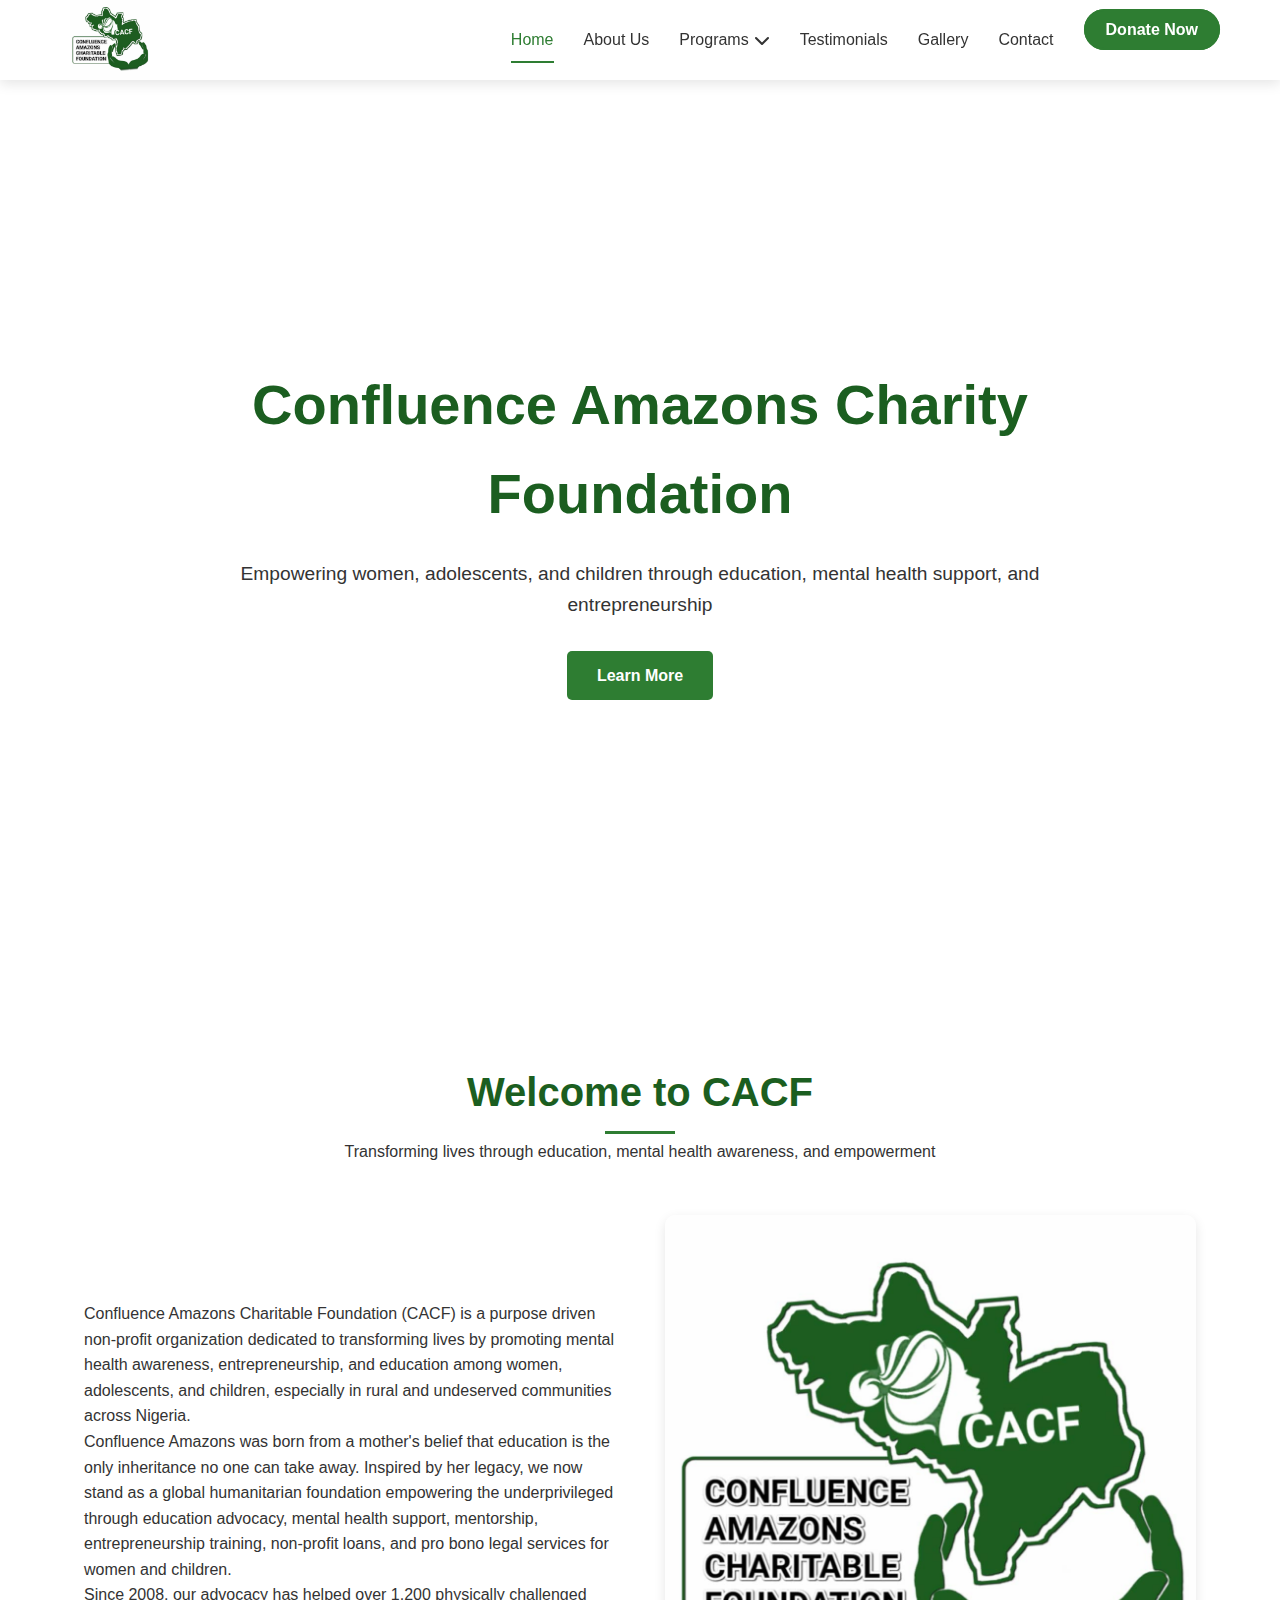
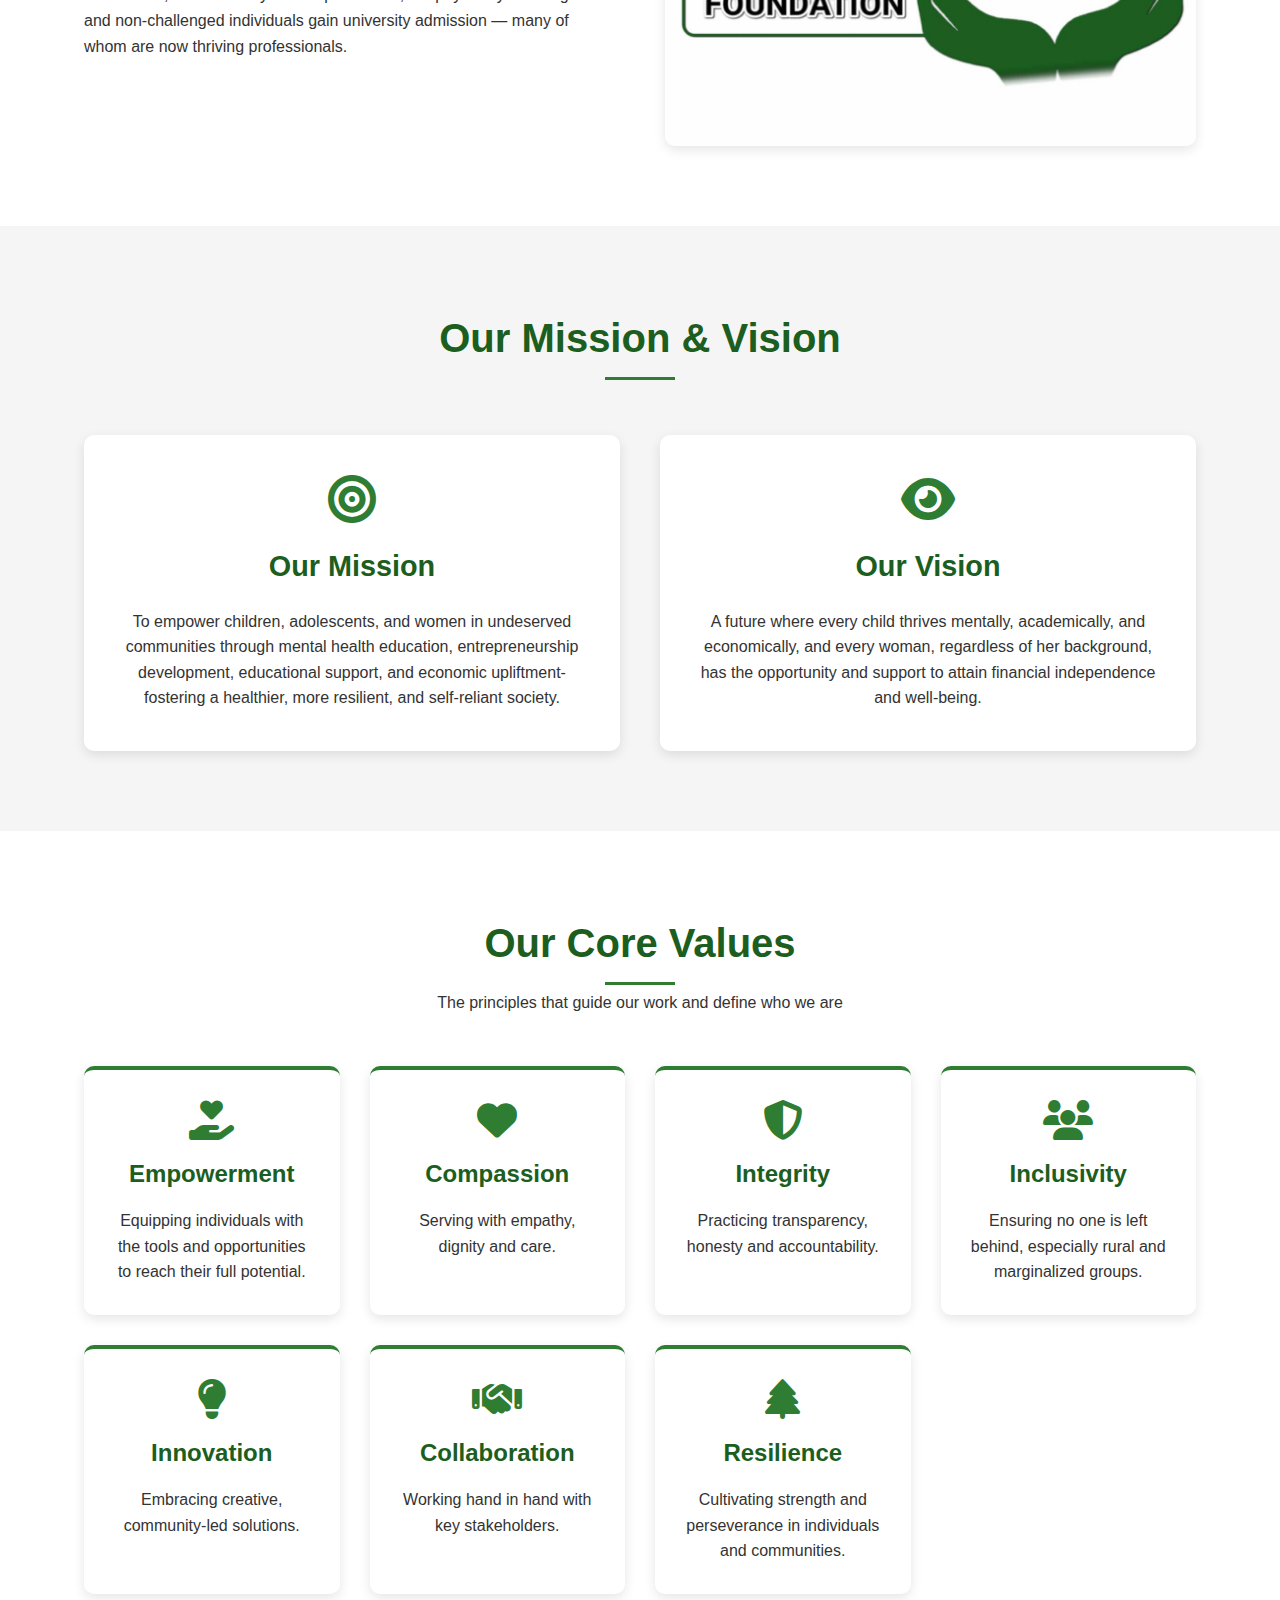
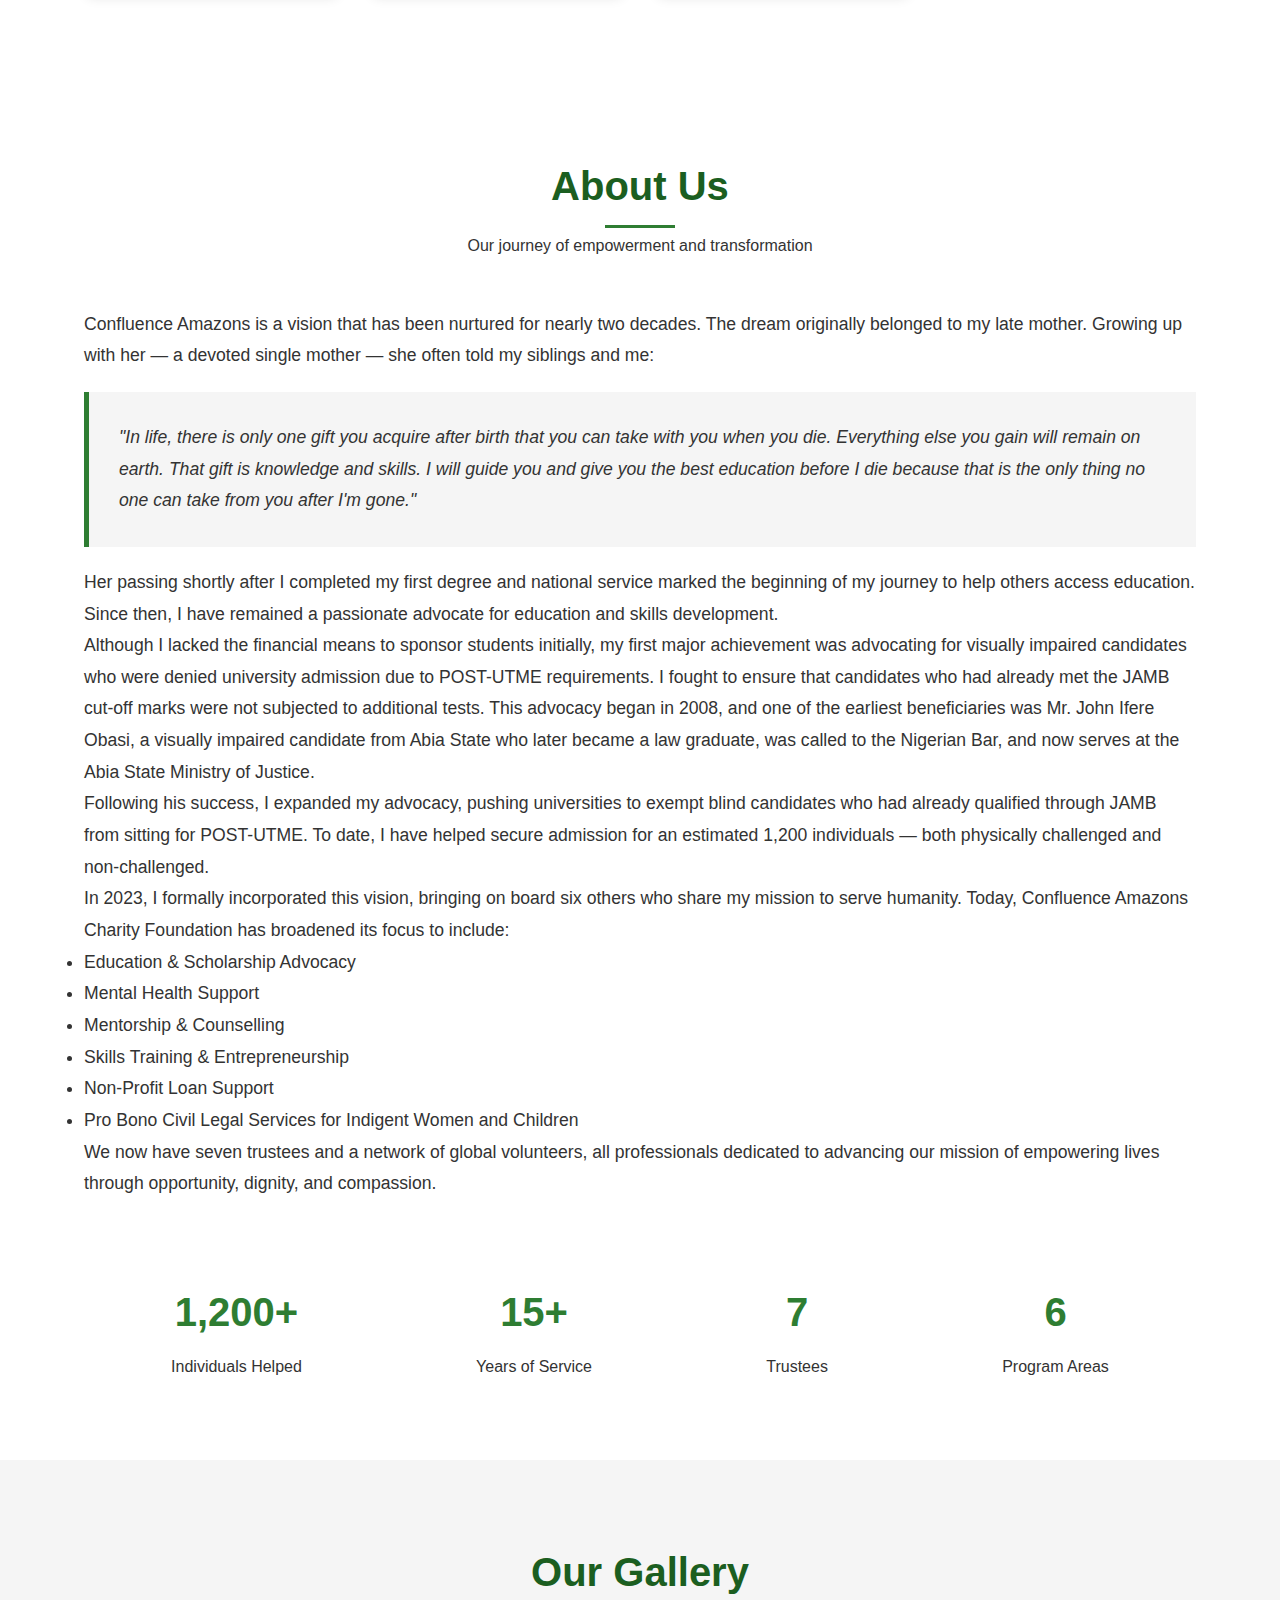
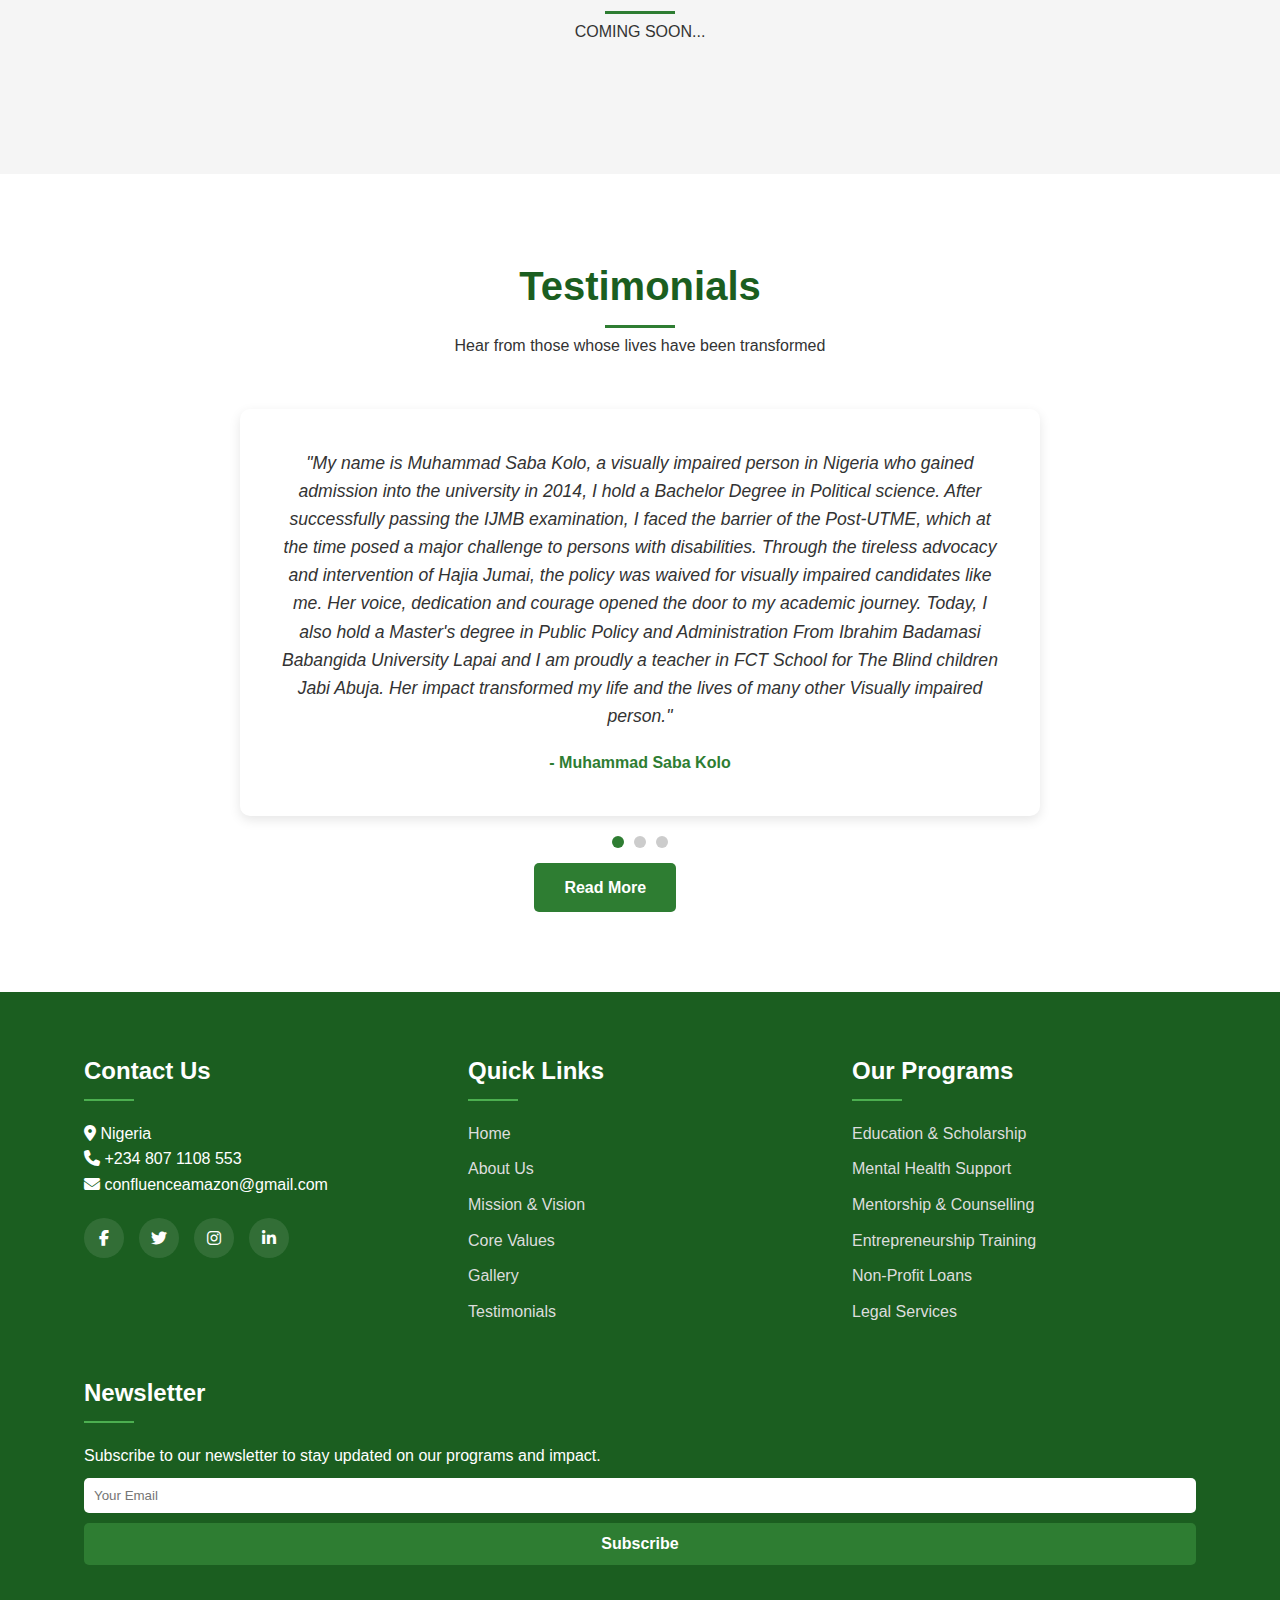
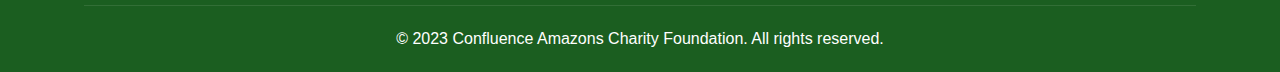
<file: index.html>
<!DOCTYPE html>
<html lang="en">
<head>
    <meta charset="UTF-8">
    <meta name="viewport" content="width=device-width, initial-scale=1.0">
    <title>Confluence Amazons Charity Foundation</title>
    <link rel="stylesheet" href="https://cdnjs.cloudflare.com/ajax/libs/font-awesome/6.4.0/css/all.min.css">
    <style>
        :root {
            --primary-green: #2e7d32;
            --light-green: #4caf50;
            --dark-green: #1b5e20;
            --white: #ffffff;
            --light-gray: #f5f5f5;
            --text-dark: #333333;
            --shadow: 0 4px 12px rgba(0, 0, 0, 0.1);
            --transition: all 0.3s ease;
        }

        * {
            margin: 0;
            padding: 0;
            box-sizing: border-box;
            font-family: 'Segoe UI', Tahoma, Geneva, Verdana, sans-serif;
        }

        html {
            scroll-behavior: smooth;
        }

        body {
            background-color: var(--white);
            color: var(--text-dark);
            line-height: 1.6;
            padding-top: 80px; /* Account for fixed navbar */
        }

        .container {
            width: 90%;
            max-width: 1200px;
            margin: 0 auto;
            padding: 0 20px;
        }

        /* Navigation Styles */
        .navbar {
            background-color: var(--white);
            box-shadow: var(--shadow);
            position: fixed;
            top: 0;
            left: 0;
            width: 100%;
            z-index: 1000;
            transition: var(--transition);
        }

        .navbar.scrolled {
            background-color: rgba(255, 255, 255, 0.95);
            backdrop-filter: blur(10px);
        }

        .nav-container {
            max-width: 1200px;
            margin: 0 auto;
            padding: 0 20px;
            display: flex;
            justify-content: space-between;
            align-items: center;
            height: 80px;
        }

        .logo {
            display: flex;
            align-items: center;
            text-decoration: none;
        }

        .logo img {
            width: 100px;
            height: 80px;
            object-fit: contain;
        }

        .nav-menu {
            display: flex;
            list-style: none;
        }

        .nav-item {
            margin-left: 30px;
            position: relative;
        }

        .nav-link {
            text-decoration: none;
            color: var(--text-dark);
            font-weight: 500;
            font-size: 1rem;
            padding: 10px 0;
            position: relative;
            transition: var(--transition);
            display: flex;
            align-items: center;
            gap: 5px;
        }

        .nav-link:hover {
            color: var(--primary-green);
        }

        .nav-link::after {
            content: '';
            position: absolute;
            bottom: 0;
            left: 0;
            width: 0;
            height: 2px;
            background-color: var(--primary-green);
            transition: var(--transition);
        }

        .nav-link:hover::after {
            width: 100%;
        }

        .nav-link.active {
            color: var(--primary-green);
        }

        .nav-link.active::after {
            width: 100%;
        }

        .dropdown {
            position: relative;
        }

        .dropdown-content {
            position: absolute;
            top: 100%;
            left: 0;
            background-color: var(--white);
            min-width: 200px;
            box-shadow: var(--shadow);
            border-radius: 5px;
            opacity: 0;
            visibility: hidden;
            transform: translateY(10px);
            transition: var(--transition);
            z-index: 1;
        }

        .dropdown:hover .dropdown-content {
            opacity: 1;
            visibility: visible;
            transform: translateY(0);
        }

        .dropdown-link {
            display: block;
            padding: 12px 20px;
            text-decoration: none;
            color: var(--text-dark);
            transition: var(--transition);
            border-bottom: 1px solid var(--light-gray);
        }

        .dropdown-link:last-child {
            border-bottom: none;
        }

        .dropdown-link:hover {
            background-color: var(--light-gray);
            color: var(--primary-green);
            padding-left: 25px;
        }

        .nav-cta {
            background-color: var(--primary-green);
            color: var(--white);
            padding: 10px 20px;
            border-radius: 30px;
            text-decoration: none;
            font-weight: 600;
            transition: var(--transition);
            border: 2px solid var(--primary-green);
        }

        .nav-cta:hover {
            background-color: transparent;
            color: var(--primary-green);
        }

        .hamburger {
            display: none;
            cursor: pointer;
            background: none;
            border: none;
            font-size: 1.5rem;
            color: var(--dark-green);
            z-index: 1001;
        }

        /* Hero Section */
        .hero {
            background-size: cover;
            background-position: center;
            height: 100vh;
            display: flex;
            align-items: center;
            text-align: center;
        }

        .hero-content {
            max-width: 800px;
            margin: 0 auto;
        }

        .hero h1 {
            font-size: 3.5rem;
            margin-bottom: 20px;
            color: var(--dark-green);
        }

        .hero p {
            font-size: 1.2rem;
            margin-bottom: 30px;
            color: var(--text-dark);
        }

        .btn {
            display: inline-block;
            padding: 12px 30px;
            background-color: var(--primary-green);
            color: var(--white);
            border: none;
            border-radius: 5px;
            font-size: 1rem;
            font-weight: 600;
            cursor: pointer;
            transition: all 0.3s;
            text-decoration: none;
        }

        .btn:hover {
            background-color: var(--dark-green);
            transform: translateY(-3px);
            box-shadow: 0 10px 20px rgba(0, 0, 0, 0.1);
        }

        /* Sections */
        section {
            padding: 80px 0;
        }

        .section-title {
            text-align: center;
            margin-bottom: 50px;
        }

        .section-title h2 {
            font-size: 2.5rem;
            color: var(--dark-green);
            margin-bottom: 15px;
            position: relative;
            display: inline-block;
        }

        .section-title h2::after {
            content: '';
            position: absolute;
            width: 70px;
            height: 3px;
            background-color: var(--primary-green);
            bottom: -10px;
            left: 50%;
            transform: translateX(-50%);
        }

        .section-title p {
            max-width: 700px;
            margin: 0 auto;
            color: var(--text-dark);
        }

        /* Introduction */
        .intro-content {
            display: flex;
            align-items: center;
            gap: 50px;
        }

        .intro-text {
            flex: 1;
        }

        .intro-image {
            flex: 1;
            border-radius: 10px;
            overflow: hidden;
            box-shadow: var(--shadow);
        }

        .intro-image img {
            width: 100%;
            height: auto;
            display: block;
            transition: transform 0.5s;
        }

        .intro-image:hover img {
            transform: scale(1.05);
        }

        /* Mission & Vision */
        .mission-vision {
            background-color: var(--light-gray);
        }

        .mv-container {
            display: flex;
            gap: 40px;
        }

        .mv-card {
            flex: 1;
            background-color: var(--white);
            padding: 40px;
            border-radius: 10px;
            box-shadow: var(--shadow);
            text-align: center;
            transition: transform 0.3s;
        }

        .mv-card:hover {
            transform: translateY(-10px);
        }

        .mv-icon {
            font-size: 3rem;
            color: var(--primary-green);
            margin-bottom: 20px;
        }

        .mv-card h3 {
            font-size: 1.8rem;
            margin-bottom: 20px;
            color: var(--dark-green);
        }

        /* Core Values */
        .values-grid {
            display: grid;
            grid-template-columns: repeat(auto-fit, minmax(250px, 1fr));
            gap: 30px;
        }

        .value-card {
            background-color: var(--white);
            padding: 30px;
            border-radius: 10px;
            box-shadow: var(--shadow);
            text-align: center;
            transition: all 0.3s;
            border-top: 4px solid var(--primary-green);
        }

        .value-card:hover {
            transform: translateY(-5px);
            box-shadow: 0 10px 25px rgba(0, 0, 0, 0.1);
        }

        .value-icon {
            font-size: 2.5rem;
            color: var(--primary-green);
            margin-bottom: 15px;
        }

        .value-card h3 {
            font-size: 1.5rem;
            margin-bottom: 15px;
            color: var(--dark-green);
        }

        /* About */
        .about-content {
            display: flex;
            flex-direction: column;
            gap: 40px;
        }

        .about-text {
            font-size: 1.1rem;
            line-height: 1.8;
        }

        .quote {
            background-color: var(--light-gray);
            padding: 30px;
            border-left: 5px solid var(--primary-green);
            font-style: italic;
            margin: 20px 0;
        }

        .stats {
            display: flex;
            justify-content: space-around;
            text-align: center;
            margin-top: 40px;
        }

        .stat-item h3 {
            font-size: 2.5rem;
            color: var(--primary-green);
            margin-bottom: 10px;
        }

        /* Gallery */
        .gallery {
            background-color: var(--light-gray);
        }

        /* Testimonials */
        .testimonials-container {
            max-width: 800px;
            margin: 0 auto;
            position: relative;
        }

        .testimonial-slide {
            background-color: var(--white);
            padding: 40px;
            border-radius: 10px;
            box-shadow: var(--shadow);
            text-align: center;
            display: none;
        }

        .testimonial-slide.active {
            display: block;
            animation: fadeIn 1s;
        }

        @keyframes fadeIn {
            from { opacity: 0; }
            to { opacity: 1; }
        }

        .testimonial-text {
            font-size: 1.1rem;
            font-style: italic;
            margin-bottom: 20px;
        }

        .testimonial-author {
            font-weight: 600;
            color: var(--primary-green);
        }

        .testimonial-nav {
            display: flex;
            justify-content: center;
            margin-top: 20px;
        }

        .testimonial-dot {
            width: 12px;
            height: 12px;
            border-radius: 50%;
            background-color: #ccc;
            margin: 0 5px;
            cursor: pointer;
            transition: background-color 0.3s;
        }

        .testimonial-dot.active {
            background-color: var(--primary-green);
        }

        /* Footer */
        footer {
            background-color: var(--dark-green);
            color: var(--white);
            padding: 60px 0 20px;
        }

        .footer-content {
            display: flex;
            justify-content: space-between;
            flex-wrap: wrap;
            gap: 40px;
            margin-bottom: 40px;
        }

        .footer-column {
            flex: 1;
            min-width: 250px;
        }

        .footer-column h3 {
            font-size: 1.5rem;
            margin-bottom: 20px;
            position: relative;
            padding-bottom: 10px;
        }

        .footer-column h3::after {
            content: '';
            position: absolute;
            width: 50px;
            height: 2px;
            background-color: var(--light-green);
            bottom: 0;
            left: 0;
        }

        .footer-links {
            list-style: none;
        }

        .footer-links li {
            margin-bottom: 10px;
        }

        .footer-links a {
            color: #ddd;
            text-decoration: none;
            transition: color 0.3s;
        }

        .footer-links a:hover {
            color: var(--white);
            padding-left: 5px;
        }

        .social-links {
            display: flex;
            gap: 15px;
            margin-top: 20px;
        }

        .social-links a {
            display: flex;
            align-items: center;
            justify-content: center;
            width: 40px;
            height: 40px;
            background-color: rgba(255, 255, 255, 0.1);
            border-radius: 50%;
            color: var(--white);
            text-decoration: none;
            transition: all 0.3s;
        }

        .social-links a:hover {
            background-color: var(--light-green);
            transform: translateY(-3px);
        }

        .footer-bottom {
            text-align: center;
            padding-top: 20px;
            border-top: 1px solid rgba(255, 255, 255, 0.1);
        }

        /* Responsive Design */
        @media (max-width: 992px) {
            .hamburger {
                display: block;
            }

            .nav-menu {
                position: fixed;
                top: 80px;
                left: -100%;
                background-color: var(--white);
                width: 100%;
                height: calc(100vh - 80px);
                flex-direction: column;
                align-items: center;
                justify-content: flex-start;
                padding-top: 50px;
                transition: var(--transition);
                box-shadow: 0 10px 20px rgba(0, 0, 0, 0.1);
                z-index: 999;
            }

            .nav-menu.active {
                left: 0;
            }

            .nav-item {
                margin: 15px 0;
            }

            .dropdown-content {
                position: static;
                opacity: 1;
                visibility: visible;
                transform: none;
                box-shadow: none;
                background-color: transparent;
                display: none;
                text-align: center;
            }

            .dropdown.active .dropdown-content {
                display: block;
            }

            .dropdown-link {
                padding: 10px 0;
                border-bottom: none;
            }

            .dropdown-link:hover {
                padding-left: 20px;
            }
            
            .intro-content, .mv-container {
                flex-direction: column;
            }
            
            .hero h1 {
                font-size: 2.8rem;
            }
        }

        @media (max-width: 576px) {
            .logo img {
                width: 80px;
                height: 60px;
            }

            .nav-cta {
                padding: 8px 16px;
                font-size: 0.9rem;
            }

            .hero {
                padding: 150px 0 80px;
            }

            .hero h1 {
                font-size: 2.2rem;
            }
            
            .stats {
                flex-direction: column;
                gap: 20px;
            }
        }
    </style>
</head>
<body>
    <!-- Header & Navigation -->
    <header>
        <nav class="navbar">
            <div class="nav-container">
                <a href="#" class="logo">
                    <img src="images/logo.jpeg" alt="Confluence Amazons Logo">
                </a>

                <button class="hamburger" id="hamburger">
                    <i class="fas fa-bars"></i>
                </button>

                <ul class="nav-menu" id="nav-menu">
                    <li class="nav-item">
                        <a href="index.html" class="nav-link active">Home</a>
                    </li>
                    <li class="nav-item">
                        <a href="about.html" class="nav-link">About Us</a>
                    </li>
                    <li class="nav-item dropdown">
                        <a href="#" class="nav-link">Programs <i class="fas fa-chevron-down"></i></a>
                        <div class="dropdown-content">
                            <a href="#" class="dropdown-link">Education Support</a>
                            <a href="#" class="dropdown-link">Entrepreneurship</a>
                            <a href="#" class="dropdown-link">Mental Health</a>
                            <a href="#" class="dropdown-link">Legal Services</a>
                        </div>
                    </li>
                    <li class="nav-item">
                        <a href="testimonials.html" class="nav-link">Testimonials</a>
                    </li>
                    <li class="nav-item">
                        <a href="#" class="nav-link">Gallery</a>
                    </li>
                    <li class="nav-item">
                        <a href="contact.html" class="nav-link">Contact</a>
                    </li>
                    <li class="nav-item">
                        <a href="#" class="nav-cta">Donate Now</a>
                    </li>
                </ul>
            </div>
        </nav>
    </header>

    <!-- Hero Section -->
    <section class="hero" id="home">
        <div class="container">
            <div class="hero-content">
                <h1>Confluence Amazons Charity Foundation</h1>
                <p>Empowering women, adolescents, and children through education, mental health support, and entrepreneurship</p>
                <a href="#about" class="btn">Learn More</a>
            </div>
        </div>
    </section>

    <!-- Introduction Section -->
    <section class="introduction">
        <div class="container">
            <div class="section-title">
                <h2>Welcome to CACF</h2>
                <p>Transforming lives through education, mental health awareness, and empowerment</p>
            </div>
            <div class="intro-content">
                <div class="intro-text">
                    <p>Confluence Amazons Charitable Foundation (CACF) is a purpose driven non-profit organization dedicated to transforming lives by promoting mental health awareness, entrepreneurship, and education among women, adolescents, and children, especially in rural and undeserved communities across Nigeria.</p>
                    <p>Confluence Amazons was born from a mother's belief that education is the only inheritance no one can take away. Inspired by her legacy, we now stand as a global humanitarian foundation empowering the underprivileged through education advocacy, mental health support, mentorship, entrepreneurship training, non-profit loans, and pro bono legal services for women and children.</p>
                    <p>Since 2008, our advocacy has helped over 1,200 physically challenged and non-challenged individuals gain university admission — many of whom are now thriving professionals.</p>
                </div>
                <div class="intro-image">
                    <img src="images/logo.jpeg" alt="CACF Empowerment">
                </div>
            </div>
        </div>
    </section>

    <!-- Mission & Vision Section -->
    <section class="mission-vision" id="mission">
        <div class="container">
            <div class="section-title">
                <h2>Our Mission & Vision</h2>
            </div>
            <div class="mv-container">
                <div class="mv-card">
                    <i class="fas fa-bullseye mv-icon"></i>
                    <h3>Our Mission</h3>
                    <p>To empower children, adolescents, and women in undeserved communities through mental health education, entrepreneurship development, educational support, and economic upliftment-fostering a healthier, more resilient, and self-reliant society.</p>
                </div>
                <div class="mv-card">
                    <i class="fas fa-eye mv-icon"></i>
                    <h3>Our Vision</h3>
                    <p>A future where every child thrives mentally, academically, and economically, and every woman, regardless of her background, has the opportunity and support to attain financial independence and well-being.</p>
                </div>
            </div>
        </div>
    </section>

    <!-- Core Values Section -->
    <section class="values" id="values">
        <div class="container">
            <div class="section-title">
                <h2>Our Core Values</h2>
                <p>The principles that guide our work and define who we are</p>
            </div>
            <div class="values-grid">
                <div class="value-card">
                    <i class="fas fa-hand-holding-heart value-icon"></i>
                    <h3>Empowerment</h3>
                    <p>Equipping individuals with the tools and opportunities to reach their full potential.</p>
                </div>
                <div class="value-card">
                    <i class="fas fa-heart value-icon"></i>
                    <h3>Compassion</h3>
                    <p>Serving with empathy, dignity and care.</p>
                </div>
                <div class="value-card">
                    <i class="fas fa-shield-alt value-icon"></i>
                    <h3>Integrity</h3>
                    <p>Practicing transparency, honesty and accountability.</p>
                </div>
                <div class="value-card">
                    <i class="fas fa-users value-icon"></i>
                    <h3>Inclusivity</h3>
                    <p>Ensuring no one is left behind, especially rural and marginalized groups.</p>
                </div>
                <div class="value-card">
                    <i class="fas fa-lightbulb value-icon"></i>
                    <h3>Innovation</h3>
                    <p>Embracing creative, community-led solutions.</p>
                </div>
                <div class="value-card">
                    <i class="fas fa-handshake value-icon"></i>
                    <h3>Collaboration</h3>
                    <p>Working hand in hand with key stakeholders.</p>
                </div>
                <div class="value-card">
                    <i class="fas fa-tree value-icon"></i>
                    <h3>Resilience</h3>
                    <p>Cultivating strength and perseverance in individuals and communities.</p>
                </div>
            </div>
        </div>
    </section>

    <!-- About Section -->
    <section class="about" id="about">
        <div class="container">
            <div class="section-title">
                <h2>About Us</h2>
                <p>Our journey of empowerment and transformation</p>
            </div>
            <div class="about-content">
                <div class="about-text">
                    <p>Confluence Amazons is a vision that has been nurtured for nearly two decades. The dream originally belonged to my late mother. Growing up with her — a devoted single mother — she often told my siblings and me:</p>
                    
                    <div class="quote">
                        "In life, there is only one gift you acquire after birth that you can take with you when you die. Everything else you gain will remain on earth. That gift is knowledge and skills. I will guide you and give you the best education before I die because that is the only thing no one can take from you after I'm gone."
                    </div>
                    
                    <p>Her passing shortly after I completed my first degree and national service marked the beginning of my journey to help others access education. Since then, I have remained a passionate advocate for education and skills development.</p>
                    
                    <p>Although I lacked the financial means to sponsor students initially, my first major achievement was advocating for visually impaired candidates who were denied university admission due to POST-UTME requirements. I fought to ensure that candidates who had already met the JAMB cut-off marks were not subjected to additional tests. This advocacy began in 2008, and one of the earliest beneficiaries was Mr. John Ifere Obasi, a visually impaired candidate from Abia State who later became a law graduate, was called to the Nigerian Bar, and now serves at the Abia State Ministry of Justice.</p>
                    
                    <p>Following his success, I expanded my advocacy, pushing universities to exempt blind candidates who had already qualified through JAMB from sitting for POST-UTME. To date, I have helped secure admission for an estimated 1,200 individuals — both physically challenged and non-challenged.</p>
                    
                    <p>In 2023, I formally incorporated this vision, bringing on board six others who share my mission to serve humanity. Today, Confluence Amazons Charity Foundation has broadened its focus to include:</p>
                    
                    <ul>
                        <li>Education & Scholarship Advocacy</li>
                        <li>Mental Health Support</li>
                        <li>Mentorship & Counselling</li>
                        <li>Skills Training & Entrepreneurship</li>
                        <li>Non-Profit Loan Support</li>
                        <li>Pro Bono Civil Legal Services for Indigent Women and Children</li>
                    </ul>
                    
                    <p>We now have seven trustees and a network of global volunteers, all professionals dedicated to advancing our mission of empowering lives through opportunity, dignity, and compassion.</p>
                </div>
                
                <div class="stats">
                    <div class="stat-item">
                        <h3>1,200+</h3>
                        <p>Individuals Helped</p>
                    </div>
                    <div class="stat-item">
                        <h3>15+</h3>
                        <p>Years of Service</p>
                    </div>
                    <div class="stat-item">
                        <h3>7</h3>
                        <p>Trustees</p>
                    </div>
                    <div class="stat-item">
                        <h3>6</h3>
                        <p>Program Areas</p>
                    </div>
                </div>
            </div>
        </div>
    </section>

    <!-- Gallery Section -->
    <section class="gallery" id="gallery">
        <div class="container">
            <div class="section-title">
                <h2>Our Gallery</h2>
                <p>COMING SOON...</p>
            </div>
        </div>
    </section>

    <!-- Testimonials Section -->
    <section class="testimonials" id="testimonials">
        <div class="container">
            <div class="section-title">
                <h2>Testimonials</h2>
                <p>Hear from those whose lives have been transformed</p>
            </div>
            <div class="testimonials-container">
                <div class="testimonial-slide active">
                    <p class="testimonial-text">"My name is Muhammad Saba Kolo, a visually impaired person in Nigeria who gained admission into the university in 2014, I hold a Bachelor Degree in Political science. After successfully passing the IJMB examination, I faced the barrier of the Post-UTME, which at the time posed a major challenge to persons with disabilities. Through the tireless advocacy and intervention of Hajia Jumai, the policy was waived for visually impaired candidates like me. Her voice, dedication and courage opened the door to my academic journey. Today, I also hold a Master's degree in Public Policy and Administration From Ibrahim Badamasi Babangida University Lapai and I am proudly a teacher in FCT School for The Blind children Jabi Abuja. Her impact transformed my life and the lives of many other Visually impaired person."</p>
                    <p class="testimonial-author">- Muhammad Saba Kolo</p>
                </div>
                <div class="testimonial-slide">
                    <p class="testimonial-text">"My name is Barrister John Ifere Obasi, a visually impaired lawyer and LLB holder currently serving with the Abia State Ministry of Justice. In 2009, after successfully passing the JAMB examination, I faced the obstacle of the Post-UTME, which posed a serious challenge for persons with visual impairment. Through the relentless advocacy of Hajia Rukayat Jumai Husseini Esq, the policy was waived for candidates like me. Her efforts led to the removal of a barrier that would have denied me access to higher education. Her intervention changed the course of my life. Today, I stand as a lawyer because she fought for inclusion and equal opportunity."</p>
                    <p class="testimonial-author">- Barr. John Ifere Obasi</p>
                </div>
                <div class="testimonial-slide">
                    <p class="testimonial-text">"My name is Mrs Oparinde Ronke, founder of Oparinde's Farm Enterprises, a growing financial services and poultry business. For the past ten years, I have been a proud beneficiary of the unwavering support of Hajia Rukayat Jumai Husseini and the Confluence Amazons Charity Foundation. Their mentorship, voluntary financing, and business advisory services have transformed my business journey and empowered me to grow from modest beginnings into a more structured and impactful enterprise. Through their innovative programmes, I have improved operations, created job opportunities, and increased customer satisfaction. Hajia Rukayat's visionary leadership and compassionate guidance have not only strengthened my business but also renewed my confidence as a woman entrepreneur. I remain profoundly grateful to the Confluence Amazons Charity Foundation for believing in small businesses and nurturing sustainable growth. Their dedication truly changed our lives and business."</p>
                    <p class="testimonial-author">- Mrs Oparinde Ronke</p>
                </div>
                <div class="testimonial-nav">
                    <span class="testimonial-dot active" data-slide="0"></span>
                    <span class="testimonial-dot" data-slide="1"></span>
                    <span class="testimonial-dot" data-slide="2"></span>
                </div>
                <div>
                    <a href="testimonials.html" class="btn" style="margin-left: 23vw; margin-top: 15px;">Read More</a>
                </div>
            </div>
        </div>
    </section>

    <!-- Footer -->
    <footer>
        <div class="container">
            <div class="footer-content">
                <div class="footer-column">
                    <h3>Contact Us</h3>
                    <p><i class="fas fa-map-marker-alt"></i> Nigeria</p>
                    <p><i class="fas fa-phone"></i> +234 807 1108 553</p>
                    <p><i class="fas fa-envelope"></i> confluenceamazon@gmail.com</p>
                    <div class="social-links">
                        <a href="#"><i class="fab fa-facebook-f"></i></a>
                        <a href="#"><i class="fab fa-twitter"></i></a>
                        <a href="#"><i class="fab fa-instagram"></i></a>
                        <a href="#"><i class="fab fa-linkedin-in"></i></a>
                    </div>
                </div>
                <div class="footer-column">
                    <h3>Quick Links</h3>
                    <ul class="footer-links">
                        <li><a href="#home">Home</a></li>
                        <li><a href="#about">About Us</a></li>
                        <li><a href="#mission">Mission & Vision</a></li>
                        <li><a href="#values">Core Values</a></li>
                        <li><a href="#gallery">Gallery</a></li>
                        <li><a href="#testimonials">Testimonials</a></li>
                    </ul>
                </div>
                <div class="footer-column">
                    <h3>Our Programs</h3>
                    <ul class="footer-links">
                        <li><a href="#">Education & Scholarship</a></li>
                        <li><a href="#">Mental Health Support</a></li>
                        <li><a href="#">Mentorship & Counselling</a></li>
                        <li><a href="#">Entrepreneurship Training</a></li>
                        <li><a href="#">Non-Profit Loans</a></li>
                        <li><a href="#">Legal Services</a></li>
                    </ul>
                </div>
                <div class="footer-column">
                    <h3>Newsletter</h3>
                    <p>Subscribe to our newsletter to stay updated on our programs and impact.</p>
                    <form>
                        <input type="email" placeholder="Your Email" style="width: 100%; padding: 10px; margin: 10px 0; border: none; border-radius: 5px;">
                        <button type="submit" class="btn" style="width: 100%;">Subscribe</button>
                    </form>
                </div>
            </div>
            <div class="footer-bottom">
                <p>&copy; 2023 Confluence Amazons Charity Foundation. All rights reserved.</p>
            </div>
        </div>
    </footer>

    <script>
        // Mobile Menu Toggle - FIXED
        const hamburger = document.getElementById('hamburger');
        const navMenu = document.getElementById('nav-menu');

        hamburger.addEventListener('click', () => {
            navMenu.classList.toggle('active');
            hamburger.innerHTML = navMenu.classList.contains('active') 
                ? '<i class="fas fa-times"></i>' 
                : '<i class="fas fa-bars"></i>';
        });

        // Close mobile menu when clicking on a link
        document.querySelectorAll('.nav-link').forEach(link => {
            link.addEventListener('click', () => {
                navMenu.classList.remove('active');
                hamburger.innerHTML = '<i class="fas fa-bars"></i>';
            });
        });

        // Dropdown functionality for mobile
        document.querySelectorAll('.dropdown > .nav-link').forEach(link => {
            link.addEventListener('click', (e) => {
                if (window.innerWidth <= 992) {
                    e.preventDefault();
                    const dropdown = link.parentElement;
                    dropdown.classList.toggle('active');
                }
            });
        });

        // Navbar scroll effect
        window.addEventListener('scroll', () => {
            const navbar = document.querySelector('.navbar');
            if (window.scrollY > 50) {
                navbar.classList.add('scrolled');
            } else {
                navbar.classList.remove('scrolled');
            }
        });

        // Testimonial Slider
        const testimonialSlides = document.querySelectorAll('.testimonial-slide');
        const testimonialDots = document.querySelectorAll('.testimonial-dot');
        
        function showTestimonialSlide(index) {
            testimonialSlides.forEach(slide => slide.classList.remove('active'));
            testimonialDots.forEach(dot => dot.classList.remove('active'));
            
            testimonialSlides[index].classList.add('active');
            testimonialDots[index].classList.add('active');
        }
        
        testimonialDots.forEach(dot => {
            dot.addEventListener('click', function() {
                const slideIndex = parseInt(this.getAttribute('data-slide'));
                showTestimonialSlide(slideIndex);
            });
        });
        
        // Auto slide testimonials
        let currentSlide = 0;
        setInterval(() => {
            currentSlide = (currentSlide + 1) % testimonialSlides.length;
            showTestimonialSlide(currentSlide);
        }, 5000);

        // Smooth scrolling for navigation links
        document.querySelectorAll('a[href^="#"]').forEach(anchor => {
            anchor.addEventListener('click', function (e) {
                e.preventDefault();
                
                const targetId = this.getAttribute('href');
                if(targetId === '#') return;
                
                const targetElement = document.querySelector(targetId);
                if(targetElement) {
                    window.scrollTo({
                        top: targetElement.offsetTop - 80,
                        behavior: 'smooth'
                    });
                }
            });
        });
    </script>
</body>
</html>
</file>
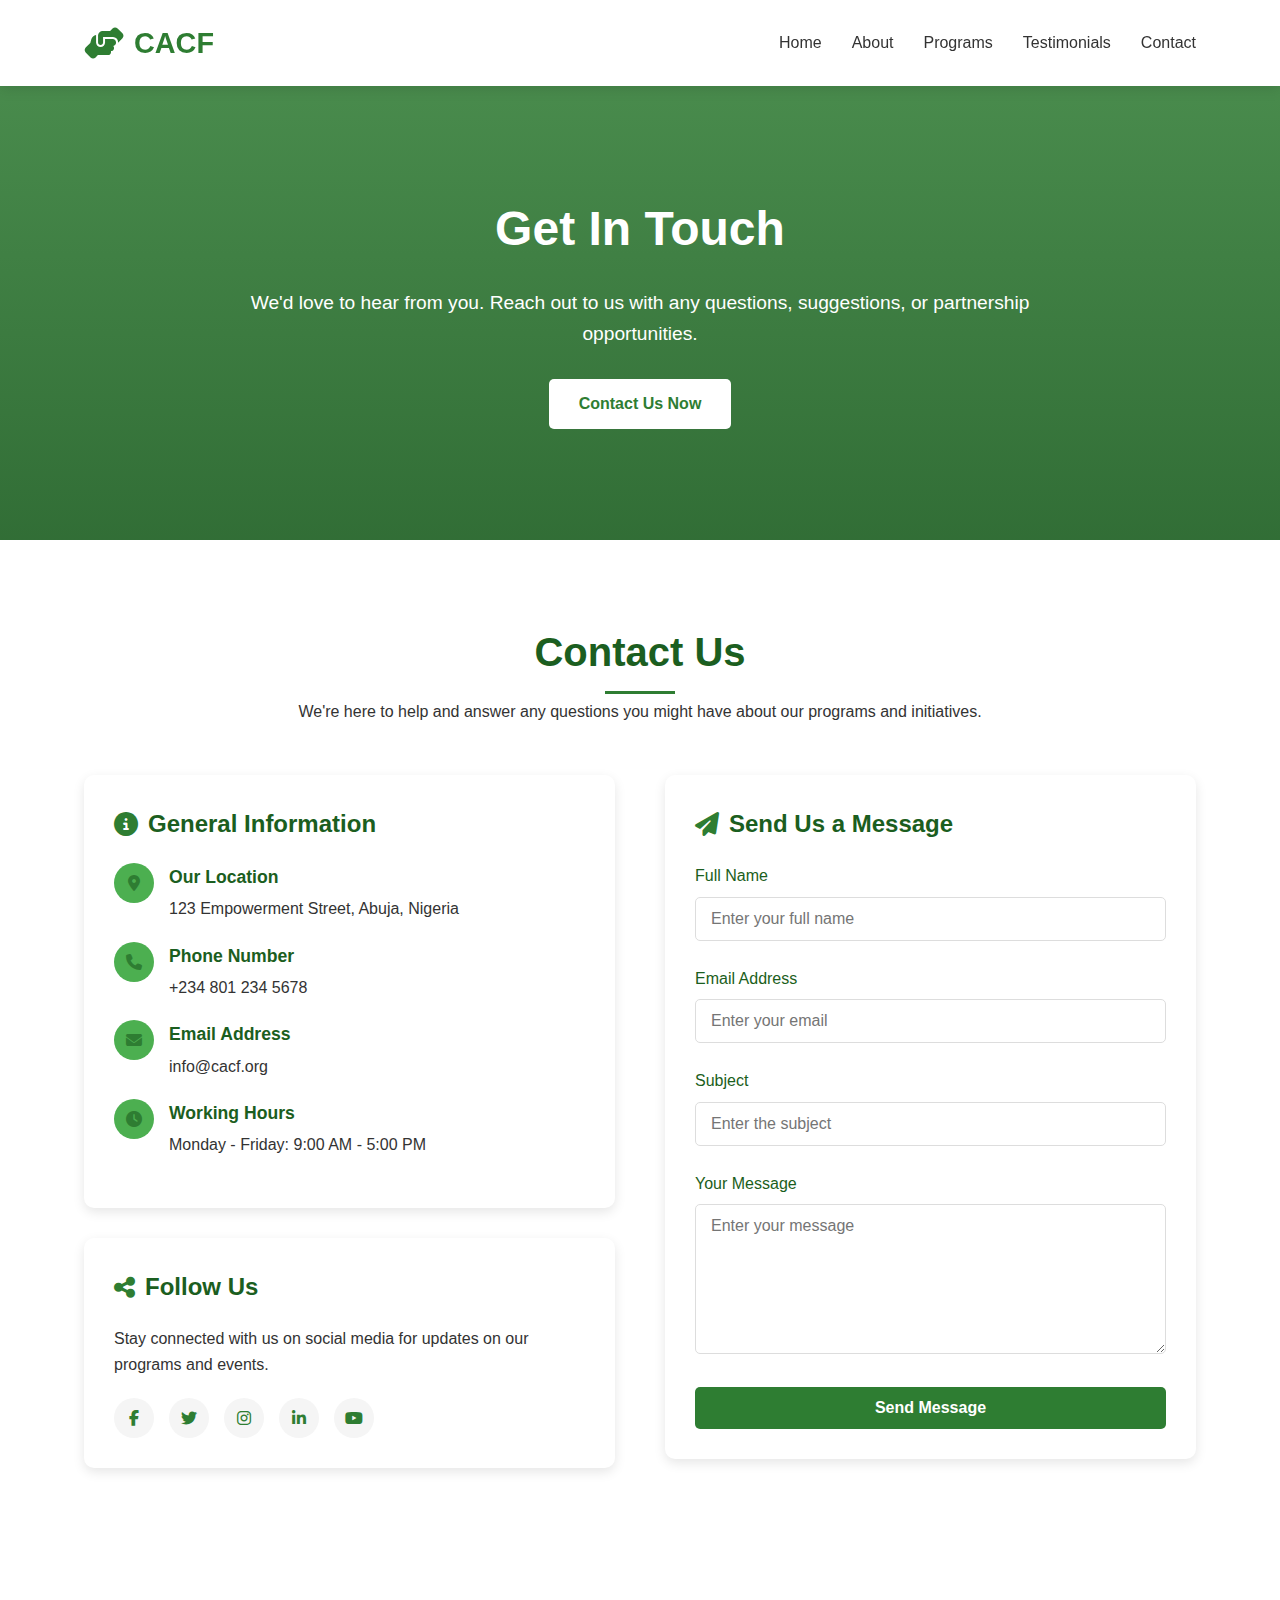
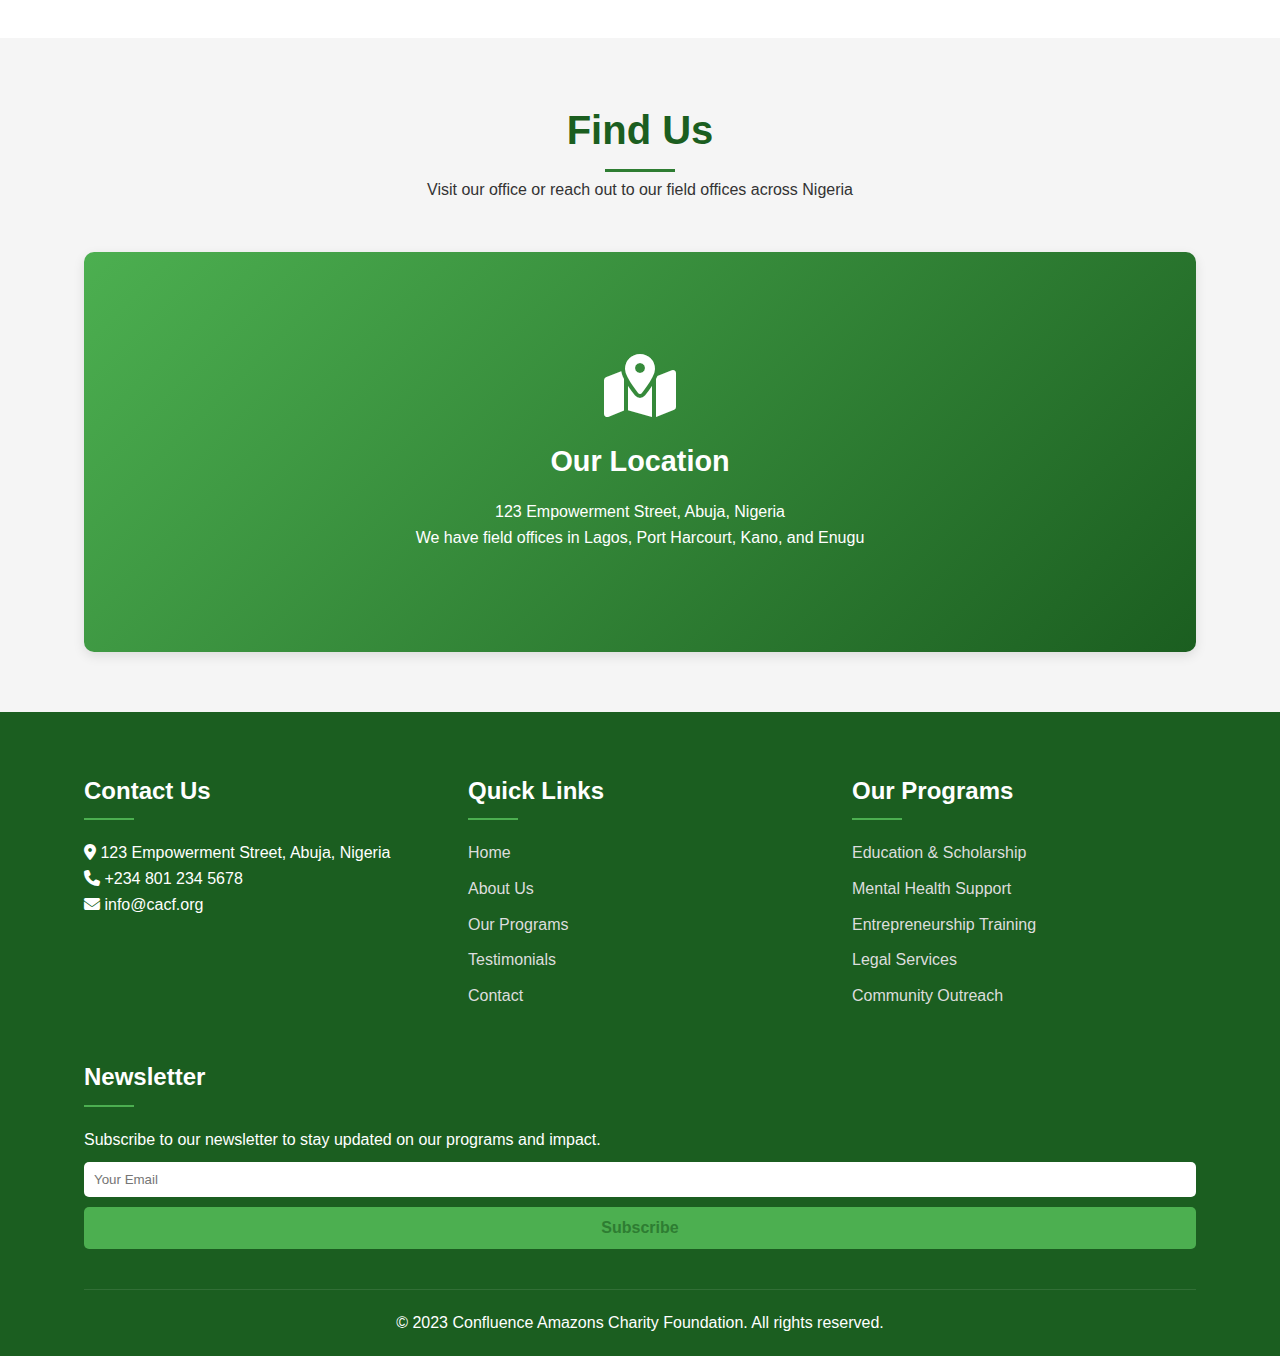
<file: contact.html>
<!DOCTYPE html>
<html lang="en">
<head>
    <meta charset="UTF-8">
    <meta name="viewport" content="width=device-width, initial-scale=1.0">
    <title>Contact Us - Confluence Amazons Charity Foundation</title>
    <link rel="stylesheet" href="https://cdnjs.cloudflare.com/ajax/libs/font-awesome/6.4.0/css/all.min.css">
    <style>
        :root {
            --primary-green: #2e7d32;
            --light-green: #4caf50;
            --dark-green: #1b5e20;
            --white: #ffffff;
            --light-gray: #f5f5f5;
            --text-dark: #333333;
            --shadow: 0 4px 12px rgba(0, 0, 0, 0.1);
        }

        * {
            margin: 0;
            padding: 0;
            box-sizing: border-box;
            font-family: 'Segoe UI', Tahoma, Geneva, Verdana, sans-serif;
        }

        html {
            scroll-behavior: smooth;
        }

        body {
            background-color: var(--white);
            color: var(--text-dark);
            line-height: 1.6;
        }

        /* Header & Navigation */
        header {
            background-color: var(--white);
            box-shadow: var(--shadow);
            position: fixed;
            width: 100%;
            top: 0;
            z-index: 1000;
        }

        .container {
            width: 90%;
            max-width: 1200px;
            margin: 0 auto;
            padding: 0 20px;
        }

        .navbar {
            display: flex;
            justify-content: space-between;
            align-items: center;
            padding: 20px 0;
        }

        .logo {
            display: flex;
            align-items: center;
        }

        .logo h1 {
            font-size: 1.8rem;
            color: var(--primary-green);
            margin-left: 10px;
        }

        .logo-icon {
            color: var(--primary-green);
            font-size: 2rem;
        }

        .nav-links {
            display: flex;
            list-style: none;
        }

        .nav-links li {
            margin-left: 30px;
        }

        .nav-links a {
            text-decoration: none;
            color: var(--text-dark);
            font-weight: 500;
            transition: color 0.3s;
            position: relative;
        }

        .nav-links a:hover {
            color: var(--primary-green);
        }

        .nav-links a::after {
            content: '';
            position: absolute;
            width: 0;
            height: 2px;
            bottom: -5px;
            left: 0;
            background-color: var(--primary-green);
            transition: width 0.3s;
        }

        .nav-links a:hover::after {
            width: 100%;
        }

        .mobile-menu {
            display: none;
            font-size: 1.5rem;
            cursor: pointer;
        }

        /* Hero Section */
        .hero {
            background: linear-gradient(rgba(46, 125, 50, 0.85), rgba(27, 94, 32, 0.9)), 
                        url('https://images.unsplash.com/photo-1559027615-cd4628902d4a?ixlib=rb-4.0.3&auto=format&fit=crop&w=1350&q=80');
            background-size: cover;
            background-position: center;
            height: 60vh;
            display: flex;
            align-items: center;
            text-align: center;
            padding-top: 80px;
            color: var(--white);
        }

        .hero-content {
            max-width: 800px;
            margin: 0 auto;
        }

        .hero h1 {
            font-size: 3rem;
            margin-bottom: 20px;
        }

        .hero p {
            font-size: 1.2rem;
            margin-bottom: 30px;
        }

        .btn {
            display: inline-block;
            padding: 12px 30px;
            background-color: var(--white);
            color: var(--primary-green);
            border: none;
            border-radius: 5px;
            font-size: 1rem;
            font-weight: 600;
            cursor: pointer;
            transition: all 0.3s;
            text-decoration: none;
        }

        .btn:hover {
            background-color: var(--light-gray);
            transform: translateY(-3px);
            box-shadow: 0 10px 20px rgba(0, 0, 0, 0.1);
        }

        /* Contact Section */
        .contact {
            padding: 80px 0;
        }

        .section-title {
            text-align: center;
            margin-bottom: 50px;
        }

        .section-title h2 {
            font-size: 2.5rem;
            color: var(--dark-green);
            margin-bottom: 15px;
            position: relative;
            display: inline-block;
        }

        .section-title h2::after {
            content: '';
            position: absolute;
            width: 70px;
            height: 3px;
            background-color: var(--primary-green);
            bottom: -10px;
            left: 50%;
            transform: translateX(-50%);
        }

        .section-title p {
            max-width: 700px;
            margin: 0 auto;
            color: var(--text-dark);
        }

        .contact-container {
            display: flex;
            gap: 50px;
            margin-bottom: 60px;
        }

        .contact-info {
            flex: 1;
        }

        .contact-form {
            flex: 1;
        }

        .info-card {
            background-color: var(--white);
            padding: 30px;
            border-radius: 10px;
            box-shadow: var(--shadow);
            margin-bottom: 30px;
            transition: transform 0.3s;
        }

        .info-card:hover {
            transform: translateY(-5px);
        }

        .info-card h3 {
            font-size: 1.5rem;
            color: var(--dark-green);
            margin-bottom: 20px;
            display: flex;
            align-items: center;
            gap: 10px;
        }

        .info-card i {
            color: var(--primary-green);
        }

        .info-item {
            display: flex;
            align-items: flex-start;
            margin-bottom: 20px;
        }

        .info-icon {
            width: 40px;
            height: 40px;
            background-color: var(--light-green);
            color: var(--white);
            border-radius: 50%;
            display: flex;
            align-items: center;
            justify-content: center;
            margin-right: 15px;
            flex-shrink: 0;
        }

        .info-text h4 {
            font-size: 1.1rem;
            margin-bottom: 5px;
            color: var(--dark-green);
        }

        .info-text p {
            color: var(--text-dark);
        }

        .social-links {
            display: flex;
            gap: 15px;
            margin-top: 20px;
        }

        .social-links a {
            display: flex;
            align-items: center;
            justify-content: center;
            width: 40px;
            height: 40px;
            background-color: var(--light-gray);
            border-radius: 50%;
            color: var(--primary-green);
            text-decoration: none;
            transition: all 0.3s;
        }

        .social-links a:hover {
            background-color: var(--primary-green);
            color: var(--white);
            transform: translateY(-3px);
        }

        /* Form Styles */
        .form-group {
            margin-bottom: 25px;
        }

        .form-group label {
            display: block;
            margin-bottom: 8px;
            font-weight: 500;
            color: var(--dark-green);
        }

        .form-control {
            width: 100%;
            padding: 12px 15px;
            border: 1px solid #ddd;
            border-radius: 5px;
            font-size: 1rem;
            transition: border-color 0.3s;
        }

        .form-control:focus {
            border-color: var(--primary-green);
            outline: none;
        }

        textarea.form-control {
            min-height: 150px;
            resize: vertical;
        }

        .submit-btn {
            background-color: var(--primary-green);
            color: var(--white);
            padding: 12px 30px;
            border: none;
            border-radius: 5px;
            font-size: 1rem;
            font-weight: 600;
            cursor: pointer;
            transition: all 0.3s;
            width: 100%;
        }

        .submit-btn:hover {
            background-color: var(--dark-green);
            transform: translateY(-3px);
            box-shadow: 0 10px 20px rgba(0, 0, 0, 0.1);
        }

        /* Map Section */
        .map-section {
            padding: 60px 0;
            background-color: var(--light-gray);
        }

        .map-container {
            border-radius: 10px;
            overflow: hidden;
            box-shadow: var(--shadow);
            height: 400px;
        }

        .map-placeholder {
            background: linear-gradient(135deg, var(--light-green), var(--dark-green));
            height: 100%;
            display: flex;
            flex-direction: column;
            align-items: center;
            justify-content: center;
            color: var(--white);
            text-align: center;
            padding: 20px;
        }

        .map-placeholder i {
            font-size: 4rem;
            margin-bottom: 20px;
        }

        .map-placeholder h3 {
            font-size: 1.8rem;
            margin-bottom: 15px;
        }

        /* Footer */
        footer {
            background-color: var(--dark-green);
            color: var(--white);
            padding: 60px 0 20px;
        }

        .footer-content {
            display: flex;
            justify-content: space-between;
            flex-wrap: wrap;
            gap: 40px;
            margin-bottom: 40px;
        }

        .footer-column {
            flex: 1;
            min-width: 250px;
        }

        .footer-column h3 {
            font-size: 1.5rem;
            margin-bottom: 20px;
            position: relative;
            padding-bottom: 10px;
        }

        .footer-column h3::after {
            content: '';
            position: absolute;
            width: 50px;
            height: 2px;
            background-color: var(--light-green);
            bottom: 0;
            left: 0;
        }

        .footer-links {
            list-style: none;
        }

        .footer-links li {
            margin-bottom: 10px;
        }

        .footer-links a {
            color: #ddd;
            text-decoration: none;
            transition: color 0.3s;
        }

        .footer-links a:hover {
            color: var(--white);
            padding-left: 5px;
        }

        .footer-bottom {
            text-align: center;
            padding-top: 20px;
            border-top: 1px solid rgba(255, 255, 255, 0.1);
        }

        /* Responsive */
        @media (max-width: 992px) {
            .contact-container {
                flex-direction: column;
            }
            
            .hero h1 {
                font-size: 2.5rem;
            }
        }

        @media (max-width: 768px) {
            .nav-links {
                display: none;
                position: absolute;
                top: 80px;
                left: 0;
                width: 100%;
                background-color: var(--white);
                flex-direction: column;
                padding: 20px;
                box-shadow: var(--shadow);
            }

            .nav-links.active {
                display: flex;
            }

            .nav-links li {
                margin: 10px 0;
            }

            .mobile-menu {
                display: block;
            }

            .hero {
                height: 50vh;
            }

            .hero h1 {
                font-size: 2.2rem;
            }

            .section-title h2 {
                font-size: 2rem;
            }
        }
    </style>
</head>
<body>
    <!-- Header & Navigation -->
    <header>
        <div class="container">
            <nav class="navbar">
                <div class="logo">
                    <i class="fas fa-hands-helping logo-icon"></i>
                    <h1>CACF</h1>
                </div>
                <ul class="nav-links">
                    <li><a href="index.html">Home</a></li>
                    <li><a href="about.html">About</a></li>
                    <li><a href="programs.html">Programs</a></li>
                    <li><a href="testimonials.html">Testimonials</a></li>
                    <li><a href="contact.html" class="active">Contact</a></li>
                </ul>
                <div class="mobile-menu">
                    <i class="fas fa-bars"></i>
                </div>
            </nav>
        </div>
    </header>

    <!-- Hero Section -->
    <section class="hero">
        <div class="container">
            <div class="hero-content">
                <h1>Get In Touch</h1>
                <p>We'd love to hear from you. Reach out to us with any questions, suggestions, or partnership opportunities.</p>
                <a href="#contact" class="btn">Contact Us Now</a>
            </div>
        </div>
    </section>

    <!-- Contact Section -->
    <section class="contact" id="contact">
        <div class="container">
            <div class="section-title">
                <h2>Contact Us</h2>
                <p>We're here to help and answer any questions you might have about our programs and initiatives.</p>
            </div>

            <div class="contact-container">
                <div class="contact-info">
                    <div class="info-card">
                        <h3><i class="fas fa-info-circle"></i> General Information</h3>
                        <div class="info-item">
                            <div class="info-icon">
                                <i class="fas fa-map-marker-alt"></i>
                            </div>
                            <div class="info-text">
                                <h4>Our Location</h4>
                                <p>123 Empowerment Street, Abuja, Nigeria</p>
                            </div>
                        </div>
                        <div class="info-item">
                            <div class="info-icon">
                                <i class="fas fa-phone"></i>
                            </div>
                            <div class="info-text">
                                <h4>Phone Number</h4>
                                <p>+234 801 234 5678</p>
                            </div>
                        </div>
                        <div class="info-item">
                            <div class="info-icon">
                                <i class="fas fa-envelope"></i>
                            </div>
                            <div class="info-text">
                                <h4>Email Address</h4>
                                <p>info@cacf.org</p>
                            </div>
                        </div>
                        <div class="info-item">
                            <div class="info-icon">
                                <i class="fas fa-clock"></i>
                            </div>
                            <div class="info-text">
                                <h4>Working Hours</h4>
                                <p>Monday - Friday: 9:00 AM - 5:00 PM</p>
                            </div>
                        </div>
                    </div>

                    <div class="info-card">
                        <h3><i class="fas fa-share-alt"></i> Follow Us</h3>
                        <p>Stay connected with us on social media for updates on our programs and events.</p>
                        <div class="social-links">
                            <a href="#"><i class="fab fa-facebook-f"></i></a>
                            <a href="#"><i class="fab fa-twitter"></i></a>
                            <a href="#"><i class="fab fa-instagram"></i></a>
                            <a href="#"><i class="fab fa-linkedin-in"></i></a>
                            <a href="#"><i class="fab fa-youtube"></i></a>
                        </div>
                    </div>
                </div>

                <div class="contact-form">
                    <div class="info-card">
                        <h3><i class="fas fa-paper-plane"></i> Send Us a Message</h3>
                        <form id="contactForm">
                            <div class="form-group">
                                <label for="name">Full Name</label>
                                <input type="text" id="name" class="form-control" placeholder="Enter your full name" required>
                            </div>
                            <div class="form-group">
                                <label for="email">Email Address</label>
                                <input type="email" id="email" class="form-control" placeholder="Enter your email" required>
                            </div>
                            <div class="form-group">
                                <label for="subject">Subject</label>
                                <input type="text" id="subject" class="form-control" placeholder="Enter the subject" required>
                            </div>
                            <div class="form-group">
                                <label for="message">Your Message</label>
                                <textarea id="message" class="form-control" placeholder="Enter your message" required></textarea>
                            </div>
                            <button type="submit" class="submit-btn">Send Message</button>
                        </form>
                    </div>
                </div>
            </div>
        </div>
    </section>

    <!-- Map Section -->
    <section class="map-section">
        <div class="container">
            <div class="section-title">
                <h2>Find Us</h2>
                <p>Visit our office or reach out to our field offices across Nigeria</p>
            </div>
            <div class="map-container">
                <div class="map-placeholder">
                    <i class="fas fa-map-marked-alt"></i>
                    <h3>Our Location</h3>
                    <p>123 Empowerment Street, Abuja, Nigeria</p>
                    <p>We have field offices in Lagos, Port Harcourt, Kano, and Enugu</p>
                </div>
            </div>
        </div>
    </section>

    <!-- Footer -->
    <footer>
        <div class="container">
            <div class="footer-content">
                <div class="footer-column">
                    <h3>Contact Us</h3>
                    <p><i class="fas fa-map-marker-alt"></i> 123 Empowerment Street, Abuja, Nigeria</p>
                    <p><i class="fas fa-phone"></i> +234 801 234 5678</p>
                    <p><i class="fas fa-envelope"></i> info@cacf.org</p>
                </div>
                <div class="footer-column">
                    <h3>Quick Links</h3>
                    <ul class="footer-links">
                        <li><a href="index.html">Home</a></li>
                        <li><a href="about.html">About Us</a></li>
                        <li><a href="programs.html">Our Programs</a></li>
                        <li><a href="testimonials.html">Testimonials</a></li>
                        <li><a href="contact.html">Contact</a></li>
                    </ul>
                </div>
                <div class="footer-column">
                    <h3>Our Programs</h3>
                    <ul class="footer-links">
                        <li><a href="#">Education & Scholarship</a></li>
                        <li><a href="#">Mental Health Support</a></li>
                        <li><a href="#">Entrepreneurship Training</a></li>
                        <li><a href="#">Legal Services</a></li>
                        <li><a href="#">Community Outreach</a></li>
                    </ul>
                </div>
                <div class="footer-column">
                    <h3>Newsletter</h3>
                    <p>Subscribe to our newsletter to stay updated on our programs and impact.</p>
                    <form>
                        <input type="email" placeholder="Your Email" style="width: 100%; padding: 10px; margin: 10px 0; border: none; border-radius: 5px;">
                        <button type="submit" class="btn" style="width: 100%; background-color: var(--light-green);">Subscribe</button>
                    </form>
                </div>
            </div>
            <div class="footer-bottom">
                <p>&copy; 2023 Confluence Amazons Charity Foundation. All rights reserved.</p>
            </div>
        </div>
    </footer>

    <script>
        // Mobile Menu Toggle
        document.querySelector('.mobile-menu').addEventListener('click', function() {
            document.querySelector('.nav-links').classList.toggle('active');
        });

        // Contact Form Submission
        document.getElementById('contactForm').addEventListener('submit', function(e) {
            e.preventDefault();
            
            // Get form values
            const name = document.getElementById('name').value;
            const email = document.getElementById('email').value;
            const subject = document.getElementById('subject').value;
            const message = document.getElementById('message').value;
            
            // In a real application, you would send this data to a server
            // For this example, we'll just show an alert
            alert(`Thank you, ${name}! Your message has been sent successfully. We will get back to you at ${email} as soon as possible.`);
            
            // Reset the form
            document.getElementById('contactForm').reset();
        });

        // Smooth scrolling for navigation links
        document.querySelectorAll('a[href^="#"]').forEach(anchor => {
            anchor.addEventListener('click', function (e) {
                e.preventDefault();
                
                const targetId = this.getAttribute('href');
                if(targetId === '#') return;
                
                const targetElement = document.querySelector(targetId);
                if(targetElement) {
                    window.scrollTo({
                        top: targetElement.offsetTop - 80,
                        behavior: 'smooth'
                    });
                    
                    // Close mobile menu if open
                    document.querySelector('.nav-links').classList.remove('active');
                }
            });
        });
    </script>
</body>
</html>
</file>
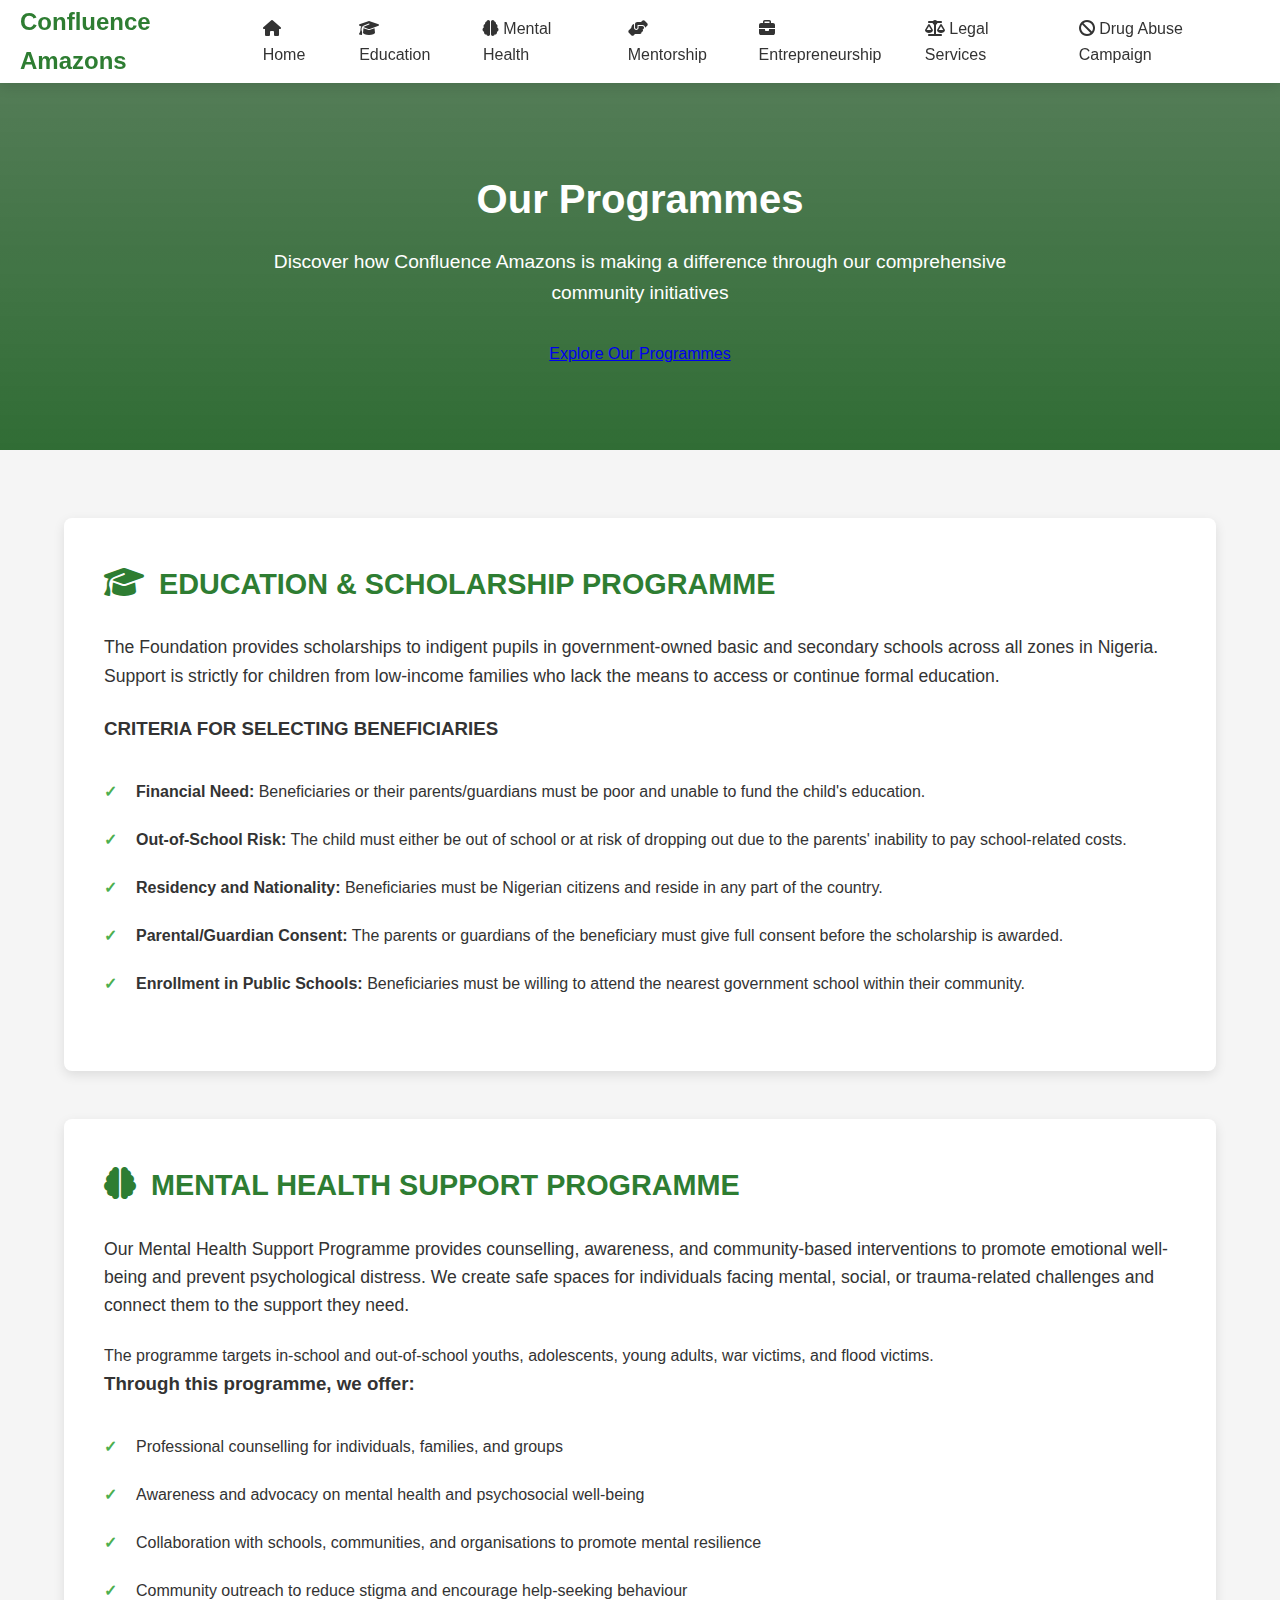
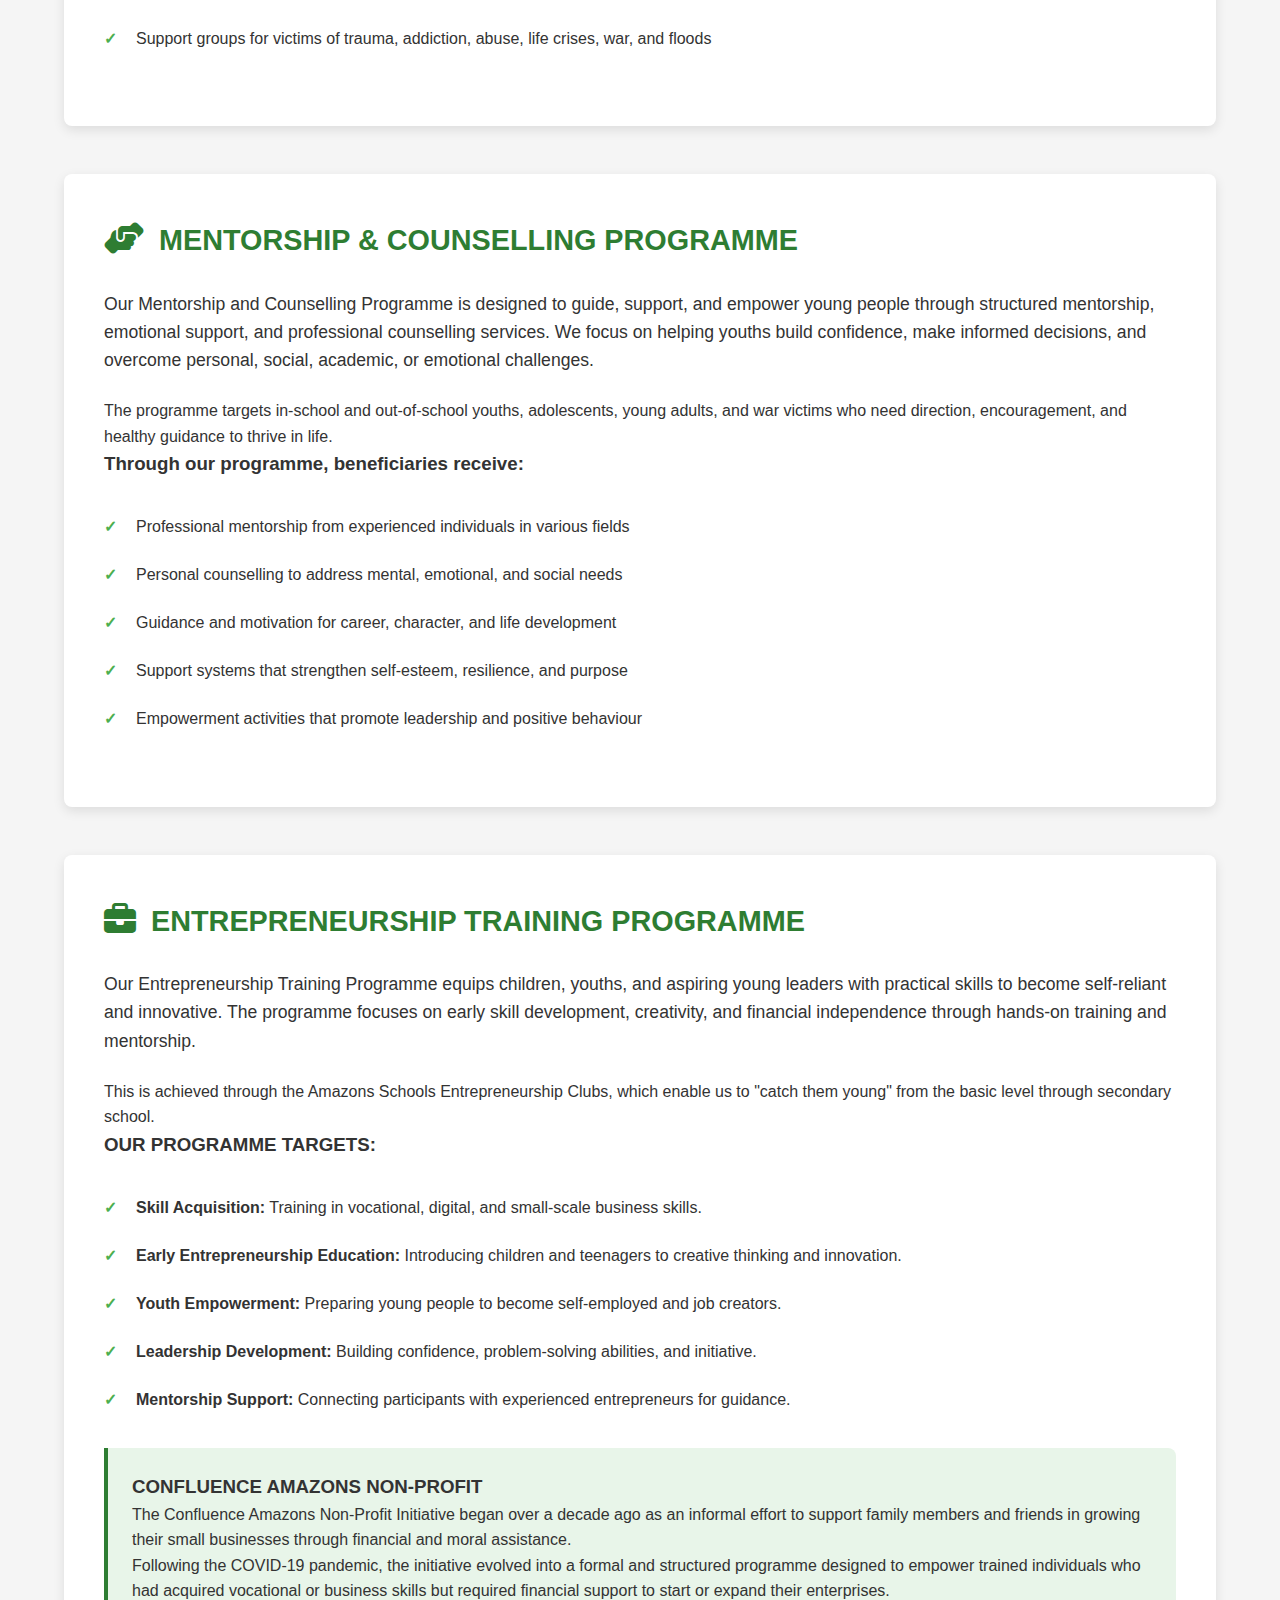
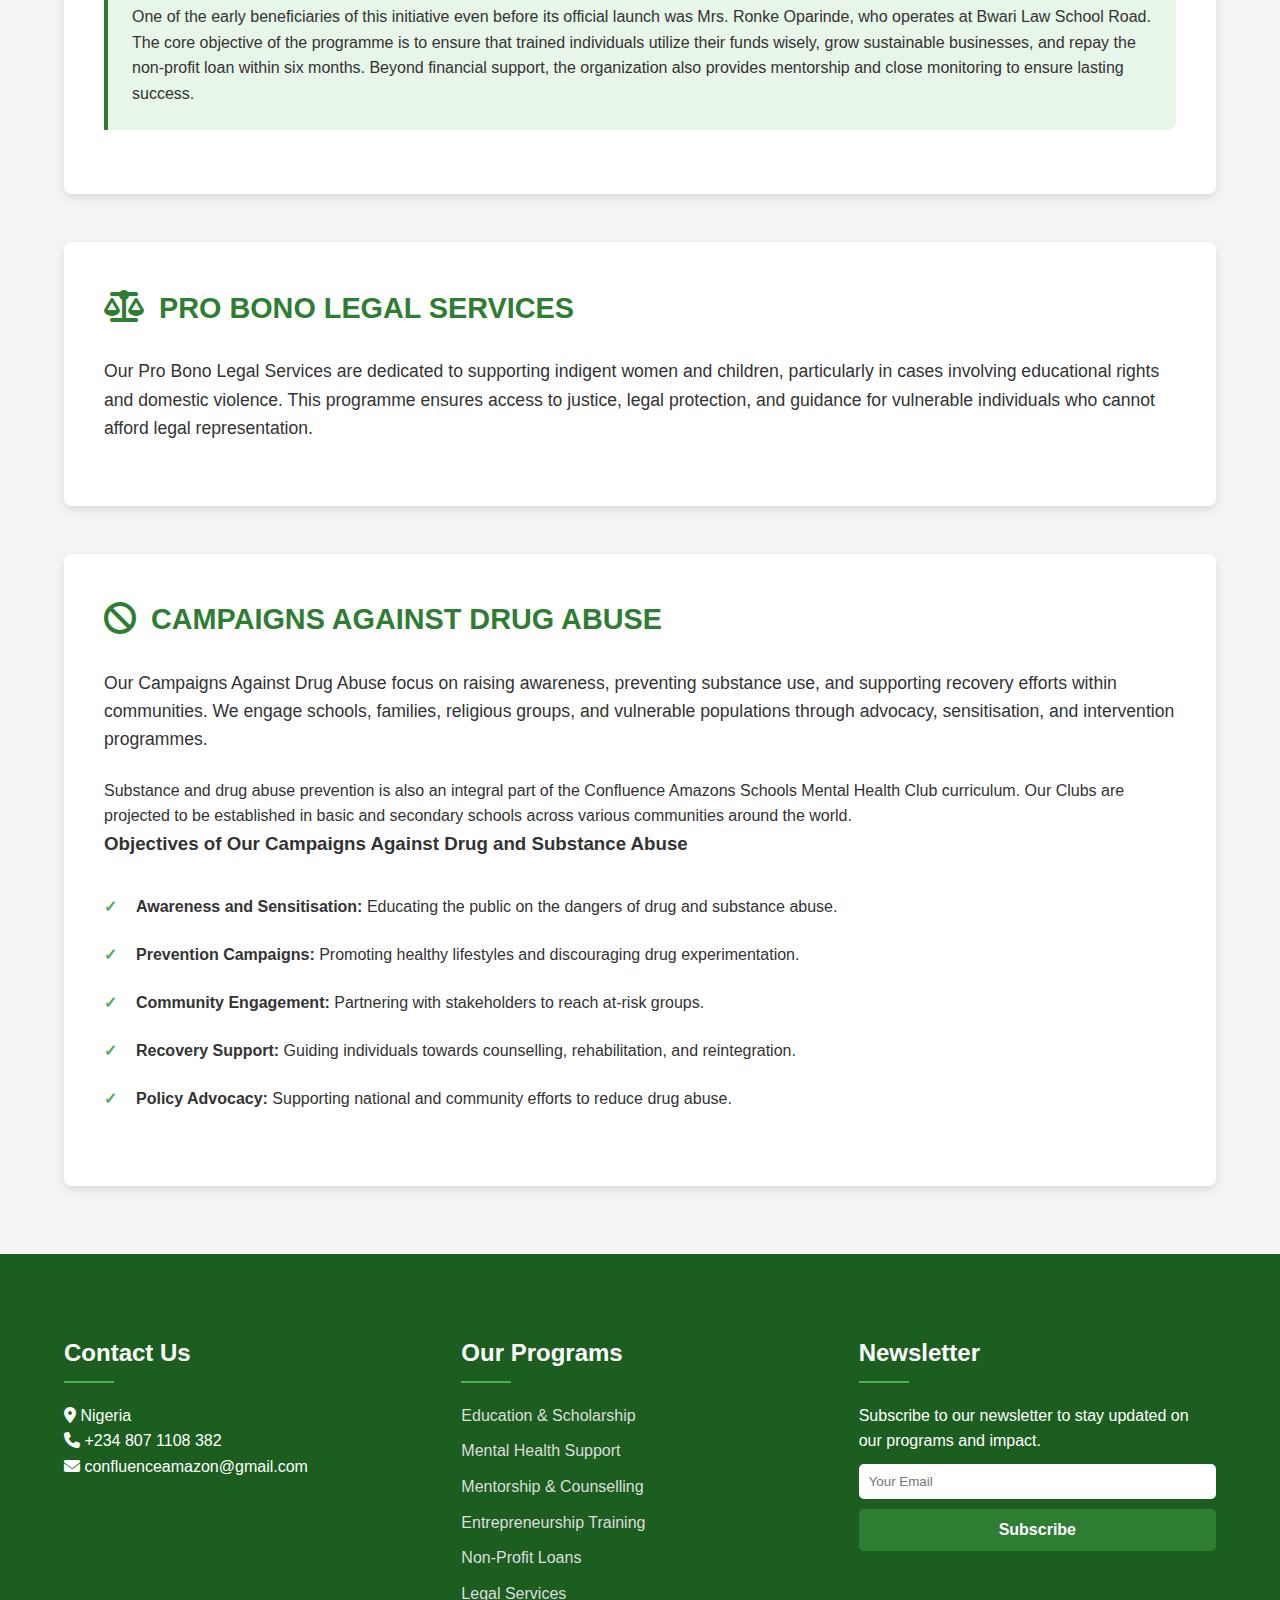
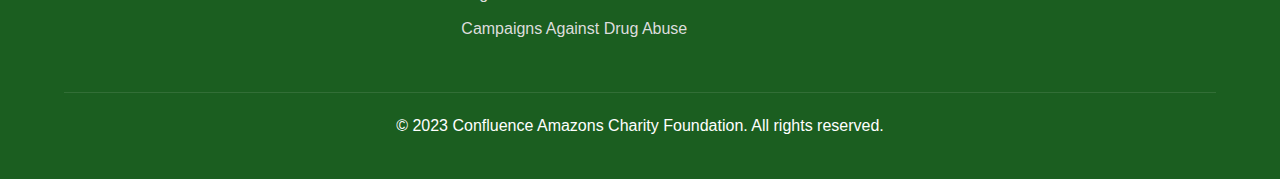
<file: program.html>
<!DOCTYPE html>
<html lang="en">
<head>
    <meta charset="UTF-8">
    <meta name="viewport" content="width=device-width, initial-scale=1.0">
    <title>Our Programmes - Confluence Amazons</title>
    <link rel="stylesheet" href="https://cdnjs.cloudflare.com/ajax/libs/font-awesome/6.4.0/css/all.min.css">
    <style>
        :root {
            --primary-green: #2e7d32;
            --light-green: #4caf50;
            --dark-green: #1b5e20;
            --white: #ffffff;
            --light-gray: #f5f5f5;
            --text-dark: #333333;
            --shadow: 0 4px 12px rgba(0, 0, 0, 0.1);
            --transition: all 0.3s ease;
        }

        * {
            margin: 0;
            padding: 0;
            box-sizing: border-box;
            font-family: 'Segoe UI', Tahoma, Geneva, Verdana, sans-serif;
        }

        html {
            scroll-behavior: smooth;
        }

        body {
            background-color: var(--light-gray);
            color: var(--text-dark);
            line-height: 1.6;
        }

        .container {
            width: 90%;
            max-width: 1200px;
            margin: 0 auto;
            padding: 20px 0;
        }

        /* Header Styles */
        header {
            background: linear-gradient(135deg, var(--dark-green), var(--primary-green));
            color: var(--white);
            padding: 2rem 0;
            text-align: center;
            box-shadow: var(--shadow);
        }

        .logo-container {
            display: flex;
            align-items: center;
            justify-content: center;
            margin-bottom: 1rem;
        }

        .logo {
            font-size: 2.5rem;
            margin-right: 15px;
        }

        .org-name {
            font-size: 2rem;
            font-weight: 700;
            letter-spacing: 1px;
        }

        .tagline {
            font-size: 1.2rem;
            font-weight: 300;
            max-width: 800px;
            margin: 0 auto;
        }

        /* Navigation */
        nav {
            background-color: var(--white);
            box-shadow: var(--shadow);
            position: sticky;
            top: 0;
            z-index: 100;
        }

        .nav-container {
            display: flex;
            justify-content: space-between;
            align-items: center;
            padding: 0 20px;
        }

        .logo-small {
            font-size: 1.5rem;
            font-weight: 700;
            color: var(--primary-green);
        }

        .nav-links {
            display: flex;
            list-style: none;
        }

        .nav-links li {
            padding: 1rem 1.2rem;
        }

        .nav-links a {
            text-decoration: none;
            color: var(--text-dark);
            font-weight: 500;
            transition: var(--transition);
            position: relative;
        }

        .nav-links a:hover {
            color: var(--primary-green);
        }

        .nav-links a::after {
            content: '';
            position: absolute;
            width: 0;
            height: 2px;
            bottom: -5px;
            left: 0;
            background-color: var(--primary-green);
            transition: var(--transition);
        }

        .nav-links a:hover::after {
            width: 100%;
        }

        .hamburger {
            display: none;
            cursor: pointer;
            font-size: 1.5rem;
            color: var(--primary-green);
        }

        /* Hero Section */
        .hero {
            background: linear-gradient(rgba(43, 94, 47, 0.8), rgba(27, 94, 32, 0.9)), url('https://images.unsplash.com/photo-1523240795612-9a054b0db644?ixlib=rb-1.2.1&auto=format&fit=crop&w=1350&q=80');
            background-size: cover;
            background-position: center;
            color: var(--white);
            padding: 4rem 0;
            text-align: center;
            margin-bottom: 3rem;
        }

        .hero h1 {
            font-size: 2.5rem;
            margin-bottom: 1rem;
        }

        .hero p {
            font-size: 1.2rem;
            max-width: 800px;
            margin: 0 auto 2rem;
        }

        /* Section Styles */
        .section-title {
            text-align: center;
            margin-bottom: 3rem;
            color: var(--primary-green);
            position: relative;
            padding-bottom: 15px;
        }

        .section-title::after {
            content: '';
            position: absolute;
            width: 80px;
            height: 3px;
            background-color: var(--light-green);
            bottom: 0;
            left: 50%;
            transform: translateX(-50%);
        }

        .program-section {
            background-color: var(--white);
            border-radius: 8px;
            box-shadow: var(--shadow);
            padding: 2.5rem;
            margin-bottom: 3rem;
            transition: var(--transition);
            position: relative;
            scroll-margin-top: 80px;
        }

        .program-section:hover {
            transform: translateY(-5px);
            box-shadow: 0 8px 25px rgba(0, 0, 0, 0.1);
        }

        .program-header {
            display: flex;
            align-items: center;
            margin-bottom: 1.5rem;
        }

        .program-icon {
            font-size: 2rem;
            color: var(--primary-green);
            margin-right: 15px;
        }

        .program-title {
            font-size: 1.8rem;
            color: var(--primary-green);
        }

        .program-description {
            margin-bottom: 1.5rem;
            color: var(--text-dark);
            font-size: 1.1rem;
        }

        .criteria-list, .objectives-list {
            list-style-type: none;
            margin: 1.5rem 0;
        }

        .criteria-list li, .objectives-list li {
            padding: 0.7rem 0;
            padding-left: 2rem;
            position: relative;
        }

        .criteria-list li::before, .objectives-list li::before {
            content: '✓';
            position: absolute;
            left: 0;
            color: var(--light-green);
            font-weight: bold;
        }

        .highlight-box {
            background-color: #e8f5e9;
            border-left: 4px solid var(--primary-green);
            padding: 1.5rem;
            margin: 1.5rem 0;
            border-radius: 0 8px 8px 0;
        }
.btn {
            display: inline-block;
            padding: 12px 30px;
            background-color: var(--primary-green);
            color: var(--white);
            border: none;
            border-radius: 5px;
            font-size: 1rem;
            font-weight: 600;
            cursor: pointer;
            transition: all 0.3s;
            text-decoration: none;
        }

        .btn:hover {
            background-color: var(--dark-green);
            transform: translateY(-3px);
            box-shadow: 0 10px 20px rgba(0, 0, 0, 0.1);
        }

        /* About Section */
        .about-section {
            background: linear-gradient(135deg, var(--primary-green), var(--dark-green));
            color: var(--white);
            padding: 3rem;
            border-radius: 8px;
            margin-bottom: 3rem;
        }

        .about-section h2 {
            text-align: center;
            margin-bottom: 2rem;
        }

         /* Footer */
        footer {
            background-color: var(--dark-green);
            color: var(--white);
            padding: 60px 0 20px;
        }

        .footer-content {
            display: flex;
            justify-content: space-between;
            flex-wrap: wrap;
            gap: 40px;
            margin-bottom: 40px;
        }

        .footer-column {
            flex: 1;
            min-width: 250px;
        }

        .footer-column h3 {
            font-size: 1.5rem;
            margin-bottom: 20px;
            position: relative;
            padding-bottom: 10px;
        }

        .footer-column h3::after {
            content: '';
            position: absolute;
            width: 50px;
            height: 2px;
            background-color: var(--light-green);
            bottom: 0;
            left: 0;
        }

        .footer-links {
            list-style: none;
        }

        .footer-links li {
            margin-bottom: 10px;
        }

        .footer-links a {
            color: #ddd;
            text-decoration: none;
            transition: color 0.3s;
        }

        .footer-links a:hover {
            color: var(--white);
            padding-left: 5px;
        }

        .footer-bottom {
            text-align: center;
            padding-top: 20px;
            border-top: 1px solid rgba(255, 255, 255, 0.1);
        }

        .copyright {
            text-align: center;
            padding-top: 1.5rem;
            border-top: 1px solid rgba(255, 255, 255, 0.1);
            font-size: 0.9rem;
            color: #aaa;
        }

        /* Back to Top Button */
        .back-to-top {
            position: fixed;
            bottom: 30px;
            right: 30px;
            background-color: var(--primary-green);
            color: var(--white);
            width: 50px;
            height: 50px;
            border-radius: 50%;
            display: flex;
            justify-content: center;
            align-items: center;
            font-size: 1.2rem;
            box-shadow: var(--shadow);
            cursor: pointer;
            transition: var(--transition);
            opacity: 0;
            visibility: hidden;
            z-index: 99;
        }

        .back-to-top.active {
            opacity: 1;
            visibility: visible;
        }

        .back-to-top:hover {
            background-color: var(--dark-green);
            transform: translateY(-3px);
        }

        /* Responsive Design */
        @media (max-width: 992px) {
            .nav-links {
                display: none;
                flex-direction: column;
                position: absolute;
                top: 100%;
                left: 0;
                width: 100%;
                background-color: var(--white);
                box-shadow: var(--shadow);
                z-index: 99;
            }

            .nav-links.active {
                display: flex;
            }

            .nav-links li {
                padding: 1rem 2rem;
                border-bottom: 1px solid #eee;
            }

            .hamburger {
                display: block;
            }

            .program-header {
                flex-direction: column;
                text-align: center;
            }

            .program-icon {
                margin-right: 0;
                margin-bottom: 10px;
            }

            .footer-content {
                flex-direction: column;
            }

            .hero h1 {
                font-size: 2rem;
            }

            .hero p {
                font-size: 1rem;
            }
        }

        @media (max-width: 576px) {
            .program-section {
                padding: 1.5rem;
            }

            .hero {
                padding: 3rem 0;
            }

            .org-name {
                font-size: 1.7rem;
            }

            .tagline {
                font-size: 1rem;
            }
        }
    </style>
</head>
<body>
    <!-- Header -->
    <!-- <header>
        <div class="container">
            <div class="logo-container">
                <div class="logo"><i class="fas fa-hands-helping"></i></div>
                <h1 class="org-name">Confluence Amazons</h1>
            </div>
            <p class="tagline">Empowering communities through education, mental health support, and entrepreneurship</p>
        </div>
    </header> -->
    
    <!-- Navigation -->
    <nav>
        <div class="nav-container">
            <div class="logo-small">Confluence Amazons</div>
            <div class="hamburger" id="hamburger">
                <i class="fas fa-bars"></i>
            </div>
            <ul class="nav-links" id="nav-links">
                <li><a href="index.html"><i class="fas fa-home"></i> Home</a></li>
                <li><a href="#education"><i class="fas fa-graduation-cap"></i> Education</a></li>
                <li><a href="#mental-health"><i class="fas fa-brain"></i> Mental Health</a></li>
                <li><a href="#mentorship"><i class="fas fa-hands-helping"></i> Mentorship</a></li>
                <li><a href="#entrepreneurship"><i class="fas fa-briefcase"></i> Entrepreneurship</a></li>
                <li><a href="#legal"><i class="fas fa-balance-scale"></i> Legal Services</a></li>
                <li><a href="#drug-abuse"><i class="fas fa-ban"></i> Drug Abuse Campaign</a></li>
            </ul>
        </div>
    </nav>
    
    <!-- Hero Section -->
    <section class="hero" id="home">
        <div class="container">
            <h1>Our Programmes</h1>
            <p>Discover how Confluence Amazons is making a difference through our comprehensive community initiatives</p>
            <a href="#education" class="cta-button">Explore Our Programmes</a>
        </div>
    </section>
    
    <div class="container">
        <!-- Education & Scholarship Programme -->
        <section id="education" class="program-section">
            <div class="program-header">
                <div class="program-icon"><i class="fas fa-graduation-cap"></i></div>
                <h2 class="program-title">EDUCATION & SCHOLARSHIP PROGRAMME</h2>
            </div>
            <p class="program-description">The Foundation provides scholarships to indigent pupils in government-owned basic and secondary schools across all zones in Nigeria. Support is strictly for children from low-income families who lack the means to access or continue formal education.</p>
            
            <h3>CRITERIA FOR SELECTING BENEFICIARIES</h3>
            <ul class="criteria-list">
                <li><strong>Financial Need:</strong> Beneficiaries or their parents/guardians must be poor and unable to fund the child's education.</li>
                <li><strong>Out-of-School Risk:</strong> The child must either be out of school or at risk of dropping out due to the parents' inability to pay school-related costs.</li>
                <li><strong>Residency and Nationality:</strong> Beneficiaries must be Nigerian citizens and reside in any part of the country.</li>
                <li><strong>Parental/Guardian Consent:</strong> The parents or guardians of the beneficiary must give full consent before the scholarship is awarded.</li>
                <li><strong>Enrollment in Public Schools:</strong> Beneficiaries must be willing to attend the nearest government school within their community.</li>
            </ul>
        </section>
        
        <!-- Mental Health Support Programme -->
        <section id="mental-health" class="program-section">
            <div class="program-header">
                <div class="program-icon"><i class="fas fa-brain"></i></div>
                <h2 class="program-title">MENTAL HEALTH SUPPORT PROGRAMME</h2>
            </div>
            <p class="program-description">Our Mental Health Support Programme provides counselling, awareness, and community-based interventions to promote emotional well-being and prevent psychological distress. We create safe spaces for individuals facing mental, social, or trauma-related challenges and connect them to the support they need.</p>
            <p>The programme targets in-school and out-of-school youths, adolescents, young adults, war victims, and flood victims.</p>
            
            <h3>Through this programme, we offer:</h3>
            <ul class="objectives-list">
                <li>Professional counselling for individuals, families, and groups</li>
                <li>Awareness and advocacy on mental health and psychosocial well-being</li>
                <li>Collaboration with schools, communities, and organisations to promote mental resilience</li>
                <li>Community outreach to reduce stigma and encourage help-seeking behaviour</li>
                <li>Support groups for victims of trauma, addiction, abuse, life crises, war, and floods</li>
            </ul>
        </section>
        
        <!-- Mentorship & Counselling Programme -->
        <section id="mentorship" class="program-section">
            <div class="program-header">
                <div class="program-icon"><i class="fas fa-hands-helping"></i></div>
                <h2 class="program-title">MENTORSHIP & COUNSELLING PROGRAMME</h2>
            </div>
            <p class="program-description">Our Mentorship and Counselling Programme is designed to guide, support, and empower young people through structured mentorship, emotional support, and professional counselling services. We focus on helping youths build confidence, make informed decisions, and overcome personal, social, academic, or emotional challenges.</p>
            <p>The programme targets in-school and out-of-school youths, adolescents, young adults, and war victims who need direction, encouragement, and healthy guidance to thrive in life.</p>
            
            <h3>Through our programme, beneficiaries receive:</h3>
            <ul class="objectives-list">
                <li>Professional mentorship from experienced individuals in various fields</li>
                <li>Personal counselling to address mental, emotional, and social needs</li>
                <li>Guidance and motivation for career, character, and life development</li>
                <li>Support systems that strengthen self-esteem, resilience, and purpose</li>
                <li>Empowerment activities that promote leadership and positive behaviour</li>
            </ul>
        </section>
        
        <!-- Entrepreneurship Training Programme -->
        <section id="entrepreneurship" class="program-section">
            <div class="program-header">
                <div class="program-icon"><i class="fas fa-briefcase"></i></div>
                <h2 class="program-title">ENTREPRENEURSHIP TRAINING PROGRAMME</h2>
            </div>
            <p class="program-description">Our Entrepreneurship Training Programme equips children, youths, and aspiring young leaders with practical skills to become self-reliant and innovative. The programme focuses on early skill development, creativity, and financial independence through hands-on training and mentorship.</p>
            <p>This is achieved through the Amazons Schools Entrepreneurship Clubs, which enable us to "catch them young" from the basic level through secondary school.</p>
            
            <h3>OUR PROGRAMME TARGETS:</h3>
            <ul class="objectives-list">
                <li><strong>Skill Acquisition:</strong> Training in vocational, digital, and small-scale business skills.</li>
                <li><strong>Early Entrepreneurship Education:</strong> Introducing children and teenagers to creative thinking and innovation.</li>
                <li><strong>Youth Empowerment:</strong> Preparing young people to become self-employed and job creators.</li>
                <li><strong>Leadership Development:</strong> Building confidence, problem-solving abilities, and initiative.</li>
                <li><strong>Mentorship Support:</strong> Connecting participants with experienced entrepreneurs for guidance.</li>
            </ul>
            
            <div class="highlight-box">
                <h3>CONFLUENCE AMAZONS NON-PROFIT</h3>
                <p>The Confluence Amazons Non-Profit Initiative began over a decade ago as an informal effort to support family members and friends in growing their small businesses through financial and moral assistance.</p>
                <p>Following the COVID-19 pandemic, the initiative evolved into a formal and structured programme designed to empower trained individuals who had acquired vocational or business skills but required financial support to start or expand their enterprises.</p>
                <p>One of the early beneficiaries of this initiative even before its official launch was Mrs. Ronke Oparinde, who operates at Bwari Law School Road.</p>
                <p>The core objective of the programme is to ensure that trained individuals utilize their funds wisely, grow sustainable businesses, and repay the non-profit loan within six months. Beyond financial support, the organization also provides mentorship and close monitoring to ensure lasting success.</p>
            </div>
        </section>
        
        <!-- Pro Bono Legal Services -->
        <section id="legal" class="program-section">
            <div class="program-header">
                <div class="program-icon"><i class="fas fa-balance-scale"></i></div>
                <h2 class="program-title">PRO BONO LEGAL SERVICES</h2>
            </div>
            <p class="program-description">Our Pro Bono Legal Services are dedicated to supporting indigent women and children, particularly in cases involving educational rights and domestic violence. This programme ensures access to justice, legal protection, and guidance for vulnerable individuals who cannot afford legal representation.</p>
        </section>
        
        <!-- Campaigns Against Drug Abuse -->
        <section id="drug-abuse" class="program-section">
            <div class="program-header">
                <div class="program-icon"><i class="fas fa-ban"></i></div>
                <h2 class="program-title">CAMPAIGNS AGAINST DRUG ABUSE</h2>
            </div>
            <p class="program-description">Our Campaigns Against Drug Abuse focus on raising awareness, preventing substance use, and supporting recovery efforts within communities. We engage schools, families, religious groups, and vulnerable populations through advocacy, sensitisation, and intervention programmes.</p>
            <p>Substance and drug abuse prevention is also an integral part of the Confluence Amazons Schools Mental Health Club curriculum. Our Clubs are projected to be established in basic and secondary schools across various communities around the world.</p>
            
            <h3>Objectives of Our Campaigns Against Drug and Substance Abuse</h3>
            <ul class="objectives-list">
                <li><strong>Awareness and Sensitisation:</strong> Educating the public on the dangers of drug and substance abuse.</li>
                <li><strong>Prevention Campaigns:</strong> Promoting healthy lifestyles and discouraging drug experimentation.</li>
                <li><strong>Community Engagement:</strong> Partnering with stakeholders to reach at-risk groups.</li>
                <li><strong>Recovery Support:</strong> Guiding individuals towards counselling, rehabilitation, and reintegration.</li>
                <li><strong>Policy Advocacy:</strong> Supporting national and community efforts to reduce drug abuse.</li>
            </ul>
        </section>
    </div>
    
     <!-- Footer -->
    <footer>
        <div class="container">
            <div class="footer-content">
                <div class="footer-column">
                    <h3>Contact Us</h3>
                    <p><i class="fas fa-map-marker-alt"></i> Nigeria</p>
                    <p><i class="fas fa-phone"></i> +234 807 1108 382</p>
                    <p><i class="fas fa-envelope"></i> confluenceamazon@gmail.com</p>
                    <!-- <div class="social-links">
                        <a href="#"><i class="fab fa-facebook-f"></i></a>
                        <a href="#"><i class="fab fa-twitter"></i></a>
                        <a href="#"><i class="fab fa-instagram"></i></a>
                        <a href="#"><i class="fab fa-linkedin-in"></i></a>
                    </div> -->
                </div>
                <!-- <div class="footer-column">
                    <h3>Quick Links</h3>
                    <ul class="footer-links">
                        <li><a href="#home">Home</a></li>
                        <li><a href="#about">About Us</a></li>
                        <li><a href="#mission">Mission & Vision</a></li>
                        <li><a href="#values">Core Values</a></li>
                        <li><a href="#gallery">Gallery</a></li>
                        <li><a href="#testimonials">Testimonials</a></li>
                    </ul>
                </div> -->
                <div class="footer-column">
                    <h3>Our Programs</h3>
                    <ul class="footer-links">
                        <li><a href="#">Education & Scholarship</a></li>
                        <li><a href="#">Mental Health Support</a></li>
                        <li><a href="#">Mentorship & Counselling</a></li>
                        <li><a href="#">Entrepreneurship Training</a></li>
                        <li><a href="#">Non-Profit Loans</a></li>
                        <li><a href="#">Legal Services</a></li>
                        <li><a href="#">Campaigns Against Drug Abuse</a></li>
                    </ul>
                </div>
                <div class="footer-column">
                    <h3>Newsletter</h3>
                    <p>Subscribe to our newsletter to stay updated on our programs and impact.</p>
                    <form>
                        <input type="email" placeholder="Your Email" style="width: 100%; padding: 10px; margin: 10px 0; border: none; border-radius: 5px;">
                        <button type="submit" class="btn" style="width: 100%;">Subscribe</button>
                    </form>
                </div>
            </div>
            <div class="footer-bottom">
                <p>&copy; 2023 Confluence Amazons Charity Foundation. All rights reserved.</p>
            </div>
        </div>
    </footer>

    <!-- Back to Top Button -->
    <div class="back-to-top" id="backToTop">
        <i class="fas fa-arrow-up"></i>
    </div>

    <script>
        // Mobile Navigation Toggle
        const hamburger = document.getElementById('hamburger');
        const navLinks = document.getElementById('nav-links');
        
        hamburger.addEventListener('click', () => {
            navLinks.classList.toggle('active');
            hamburger.innerHTML = navLinks.classList.contains('active') 
                ? '<i class="fas fa-times"></i>' 
                : '<i class="fas fa-bars"></i>';
        });
        
        // Close mobile menu when clicking on a link
        document.querySelectorAll('.nav-links a').forEach(link => {
            link.addEventListener('click', () => {
                navLinks.classList.remove('active');
                hamburger.innerHTML = '<i class="fas fa-bars"></i>';
            });
        });
        
        // Back to Top Button
        const backToTopButton = document.getElementById('backToTop');
        
        window.addEventListener('scroll', () => {
            if (window.pageYOffset > 300) {
                backToTopButton.classList.add('active');
            } else {
                backToTopButton.classList.remove('active');
            }
        });
        
        backToTopButton.addEventListener('click', () => {
            window.scrollTo({
                top: 0,
                behavior: 'smooth'
            });
        });
        
        // Add active class to current section in navigation
        window.addEventListener('scroll', () => {
            let current = '';
            const sections = document.querySelectorAll('.program-section, .hero');
            
            sections.forEach(section => {
                const sectionTop = section.offsetTop;
                const sectionHeight = section.clientHeight;
                if (pageYOffset >= (sectionTop - 100)) {
                    current = section.getAttribute('id');
                }
            });
            
            document.querySelectorAll('.nav-links a').forEach(link => {
                link.classList.remove('active');
                if (link.getAttribute('href').substring(1) === current) {
                    link.classList.add('active');
                }
            });
        });
    </script>
</body>
</html>
</file>
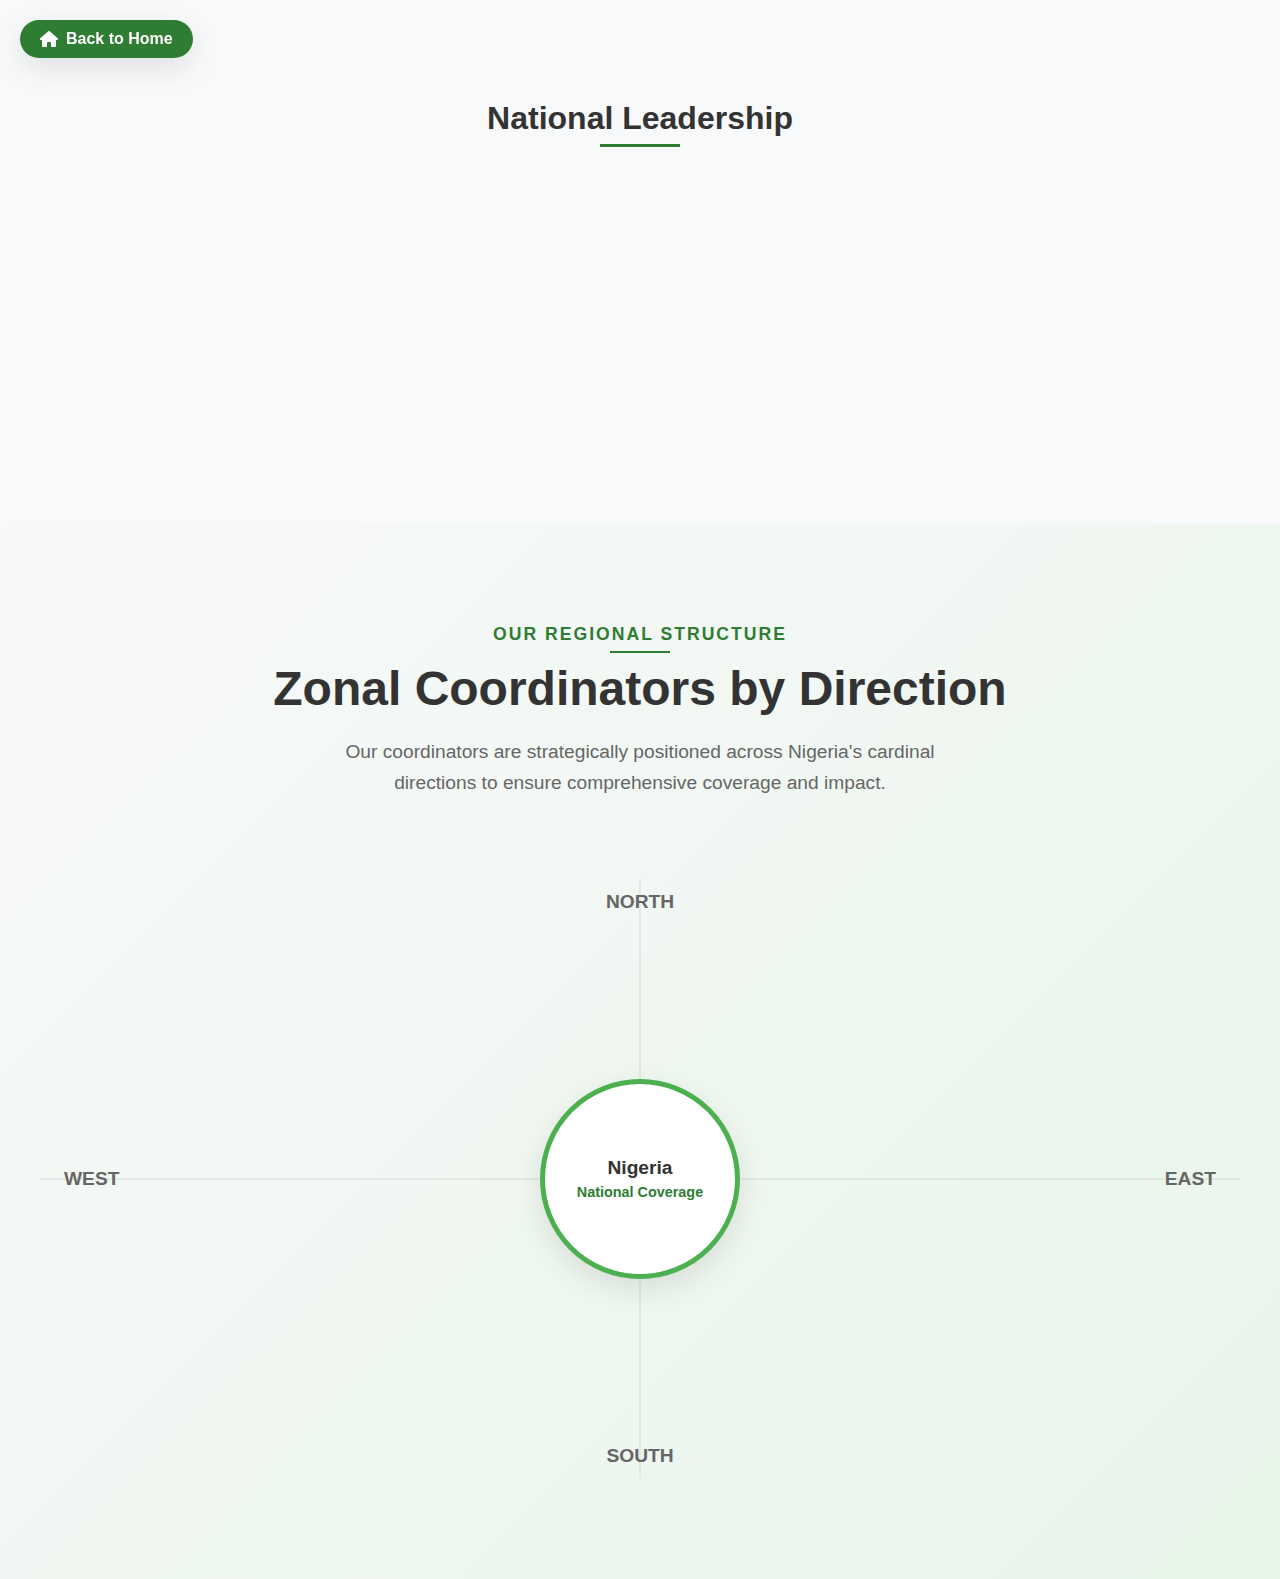
<file: team.html>
<!DOCTYPE html>
<html lang="en">
<head>
    <meta charset="UTF-8">
    <meta name="viewport" content="width=device-width, initial-scale=1.0">
    <title>Cardinal Points Team - Confluence Amazons</title>
    <link rel="stylesheet" href="https://cdnjs.cloudflare.com/ajax/libs/font-awesome/6.4.0/css/all.min.css">
    <style>
        :root {
            --primary: #2e7d32;
            --primary-light: #4caf50;
            --primary-dark: #1b5e20;
            --white: #ffffff;
            --light-gray: #f8f9fa;
            --text-dark: #333333;
            --text-light: #666666;
            --shadow: 0 10px 30px rgba(0, 0, 0, 0.1);
            --transition: all 0.4s cubic-bezier(0.175, 0.885, 0.32, 1.275);
            --north: #FF6B6B;
            --east: #4ECDC4;
            --west: #45B7D1;
            --south: #96CEB4;
        }

        * {
            margin: 0;
            padding: 0;
            box-sizing: border-box;
            font-family: 'Segoe UI', Tahoma, Geneva, Verdana, sans-serif;
        }

        body {
            background-color: var(--light-gray);
            overflow-x: hidden;
        }

        .home-nav {
            position: fixed;
            top: 20px;
            left: 20px;
            z-index: 100;
        }

        .home-link {
            display: inline-flex;
            align-items: center;
            gap: 8px;
            padding: 10px 20px;
            background: var(--primary);
            color: var(--white);
            text-decoration: none;
            border-radius: 50px;
            font-weight: 600;
            box-shadow: var(--shadow);
            transition: var(--transition);
        }

        .home-link:hover {
            background: var(--primary-dark);
            transform: translateY(-2px);
            box-shadow: 0 5px 15px rgba(0, 0, 0, 0.2);
        }

        .team-section {
            padding: 100px 20px;
            background: linear-gradient(135deg, var(--light-gray) 0%, #e8f5e9 100%);
            position: relative;
            overflow: hidden;
            min-height: 100vh;
            display: flex;
            align-items: center;
        }

        .team-container {
            max-width: 1200px;
            margin: 0 auto;
            width: 100%;
        }

        .section-header {
            text-align: center;
            margin-bottom: 80px;
        }

        .section-subtitle {
            color: var(--primary);
            font-size: 1.1rem;
            font-weight: 600;
            text-transform: uppercase;
            letter-spacing: 2px;
            margin-bottom: 15px;
            display: inline-block;
            position: relative;
        }

        .section-subtitle::after {
            content: '';
            position: absolute;
            width: 60px;
            height: 2px;
            background: var(--primary);
            bottom: -8px;
            left: 50%;
            transform: translateX(-50%);
        }

        .section-title {
            font-size: 3rem;
            font-weight: 700;
            color: var(--text-dark);
            line-height: 1.2;
            margin-bottom: 20px;
        }

        .section-desc {
            font-size: 1.2rem;
            color: var(--text-light);
            max-width: 600px;
            margin: 0 auto;
            line-height: 1.6;
        }

        /* Cardinal Points Layout */
        .cardinal-container {
            position: relative;
            width: 100%;
            height: 600px;
            margin: 0 auto;
        }

        .compass {
            position: absolute;
            top: 50%;
            left: 50%;
            transform: translate(-50%, -50%);
            width: 200px;
            height: 200px;
            background: var(--white);
            border-radius: 50%;
            display: flex;
            align-items: center;
            justify-content: center;
            box-shadow: var(--shadow);
            z-index: 10;
            border: 5px solid var(--primary-light);
        }

        .compass-inner {
            text-align: center;
            padding: 20px;
        }

        .compass-title {
            font-size: 1.2rem;
            font-weight: 700;
            color: var(--text-dark);
            margin-bottom: 5px;
        }

        .compass-subtitle {
            color: var(--primary);
            font-size: 0.9rem;
            font-weight: 600;
        }

        /* Direction Points */
        .direction-point {
            position: absolute;
            width: 300px;
            background: var(--white);
            border-radius: 15px;
            padding: 25px;
            box-shadow: var(--shadow);
            transition: var(--transition);
            cursor: pointer;
            z-index: 5;
            display: flex;
            align-items: center;
        }

        .direction-point:hover {
            transform: scale(1.05);
            box-shadow: 0 15px 35px rgba(0, 0, 0, 0.15);
            z-index: 20;
        }

        .direction-image {
            width: 80px;
            height: 80px;
            border-radius: 50%;
            object-fit: cover;
            margin-right: 20px;
            flex-shrink: 0;
            border: 4px solid;
            transition: var(--transition);
        }

        .direction-point:hover .direction-image {
            transform: scale(1.1);
        }

        .direction-info {
            flex: 1;
        }

        .direction-title {
            font-size: 1.1rem;
            font-weight: 700;
            color: var(--text-dark);
            margin-bottom: 5px;
        }

        .direction-subtitle {
            font-size: 0.9rem;
            color: var(--text-light);
            margin-bottom: 8px;
        }

        .coordinator-name {
            font-size: 1rem;
            font-weight: 600;
            margin-bottom: 5px;
        }

        .coordinator-role {
            font-size: 0.85rem;
            color: var(--text-light);
            margin-bottom: 10px;
        }

        .direction-social {
            display: flex;
            gap: 8px;
        }

        .social-icon {
            width: 28px;
            height: 28px;
            border-radius: 50%;
            background: var(--light-gray);
            display: flex;
            align-items: center;
            justify-content: center;
            color: var(--text-light);
            text-decoration: none;
            transition: var(--transition);
            font-size: 0.8rem;
        }

        .social-icon:hover {
            transform: translateY(-2px);
        }

        /* Direction-specific styling */
        .north {
            top: 8%;
            left: 50%;
            transform: translateX(-50%);
        }
        .north .direction-image { border-color: var(--north); }
        .north .social-icon:hover { background: var(--north); color: white; }

        .south {
            bottom: 8%;
            left: 50%;
            transform: translateX(-50%);
        }
        .south .direction-image { border-color: var(--south); }
        .south .social-icon:hover { background: var(--south); color: white; }

        .east {
            top: 50%;
            right: 5%;
            transform: translateY(-50%);
        }
        .east .direction-image { border-color: var(--east); }
        .east .social-icon:hover { background: var(--east); color: white; }

        .west {
            top: 50%;
            left: 5%;
            transform: translateY(-50%);
        }
        .west .direction-image { border-color: var(--west); }
        .west .social-icon:hover { background: var(--west); color: white; }

        .north-east {
            top: 18%;
            right: 12%;
        }
        .north-east .direction-image { border-color: var(--north); }
        .north-east .social-icon:hover { background: var(--north); color: white; }

        .north-west {
            top: 18%;
            left: 12%;
        }
        .north-west .direction-image { border-color: var(--west); }
        .north-west .social-icon:hover { background: var(--west); color: white; }

        /* Leadership Section */
        .leadership-section {
            margin-top: 100px;
            text-align: center;
        }

        .leadership-title {
            font-size: 2rem;
            font-weight: 700;
            color: var(--text-dark);
            margin-bottom: 40px;
            position: relative;
            display: inline-block;
        }

        .leadership-title::after {
            content: '';
            position: absolute;
            width: 80px;
            height: 3px;
            background: var(--primary);
            bottom: -10px;
            left: 50%;
            transform: translateX(-50%);
        }

        .leadership-cards {
            display: flex;
            justify-content: center;
            gap: 30px;
            flex-wrap: wrap;
        }

        .leadership-card {
            background: var(--white);
            border-radius: 15px;
            padding: 30px;
            box-shadow: var(--shadow);
            transition: var(--transition);
            max-width: 350px;
            text-align: center;
        }

        .leadership-card:hover {
            transform: translateY(-10px);
            box-shadow: 0 15px 30px rgba(0, 0, 0, 0.15);
        }

        .leadership-image {
            width: 120px;
            height: 120px;
            border-radius: 50%;
            object-fit: cover;
            margin: 0 auto 20px;
            border: 5px solid var(--primary-light);
        }

        .leadership-name {
            font-size: 1.5rem;
            font-weight: 700;
            color: var(--text-dark);
            margin-bottom: 5px;
        }

        .leadership-role {
            font-size: 1.1rem;
            color: var(--primary);
            font-weight: 600;
            margin-bottom: 15px;
        }

        .leadership-desc {
            font-size: 0.95rem;
            color: var(--text-light);
            line-height: 1.5;
        }

        /* Compass Lines */
        .compass-line {
            position: absolute;
            background: rgba(0, 0, 0, 0.1);
            z-index: 1;
        }

        .vertical-line {
            top: 0;
            left: 50%;
            width: 1px;
            height: 100%;
            transform: translateX(-50%);
        }

        .horizontal-line {
            top: 50%;
            left: 0;
            width: 100%;
            height: 1px;
            transform: translateY(-50%);
        }

        /* Direction Labels */
        .direction-label {
            position: absolute;
            font-size: 1.2rem;
            font-weight: 700;
            color: var(--text-light);
            z-index: 2;
        }

        .label-north { top: 2%; left: 50%; transform: translateX(-50%); }
        .label-south { bottom: 2%; left: 50%; transform: translateX(-50%); }
        .label-east { top: 50%; right: 2%; transform: translateY(-50%); }
        .label-west { top: 50%; left: 2%; transform: translateY(-50%); }

        /* Responsive Design */
        @media (max-width: 992px) {
            .cardinal-container {
                height: 500px;
            }
            
            .direction-point {
                width: 260px;
                padding: 20px;
            }
            
            .compass {
                width: 180px;
                height: 180px;
            }
            
            .direction-image {
                width: 70px;
                height: 70px;
            }
        }

        @media (max-width: 768px) {
            .team-section {
                padding: 80px 20px 60px;
            }
            
            .section-title {
                font-size: 2.2rem;
            }
            
            .cardinal-container {
                height: auto;
                display: flex;
                flex-direction: column;
                align-items: center;
                gap: 30px;
            }
            
            .compass {
                position: relative;
                top: auto;
                left: auto;
                transform: none;
                margin-bottom: 30px;
            }
            
            .direction-point {
                position: relative;
                top: auto;
                left: auto;
                right: auto;
                bottom: auto;
                transform: none;
                width: 100%;
                max-width: 400px;
            }
            
            .compass-line, .direction-label {
                display: none;
            }
            
            .home-nav {
                top: 10px;
                left: 10px;
            }
            
            .home-link {
                padding: 8px 16px;
                font-size: 0.9rem;
            }
        }

        @media (max-width: 576px) {
            .section-title {
                font-size: 1.8rem;
            }
            
            .section-desc {
                font-size: 1rem;
            }
            
            .direction-point {
                flex-direction: column;
                text-align: center;
            }
            
            .direction-image {
                margin-right: 0;
                margin-bottom: 15px;
            }
            
            .leadership-card {
                padding: 20px;
            }
        }

        /* Animation */
        @keyframes floatIn {
            from {
                opacity: 0;
                transform: translateY(30px);
            }
            to {
                opacity: 1;
                transform: translateY(0);
            }
        }

        .direction-point, .leadership-card {
            animation: floatIn 0.6s ease-out forwards;
            opacity: 0;
        }

        .north { animation-delay: 0.1s; }
        .south { animation-delay: 0.2s; }
        .east { animation-delay: 0.3s; }
        .west { animation-delay: 0.4s; }
        .north-east { animation-delay: 0.5s; }
        .north-west { animation-delay: 0.6s; }
        .leadership-card { animation-delay: 0.7s; }
    </style>
</head>
<body>
    <!-- Home Navigation -->
    <nav class="home-nav">
        <a href="index.html" class="home-link">
            <i class="fas fa-home"></i>
            Back to Home
        </a>
    </nav>
 <!-- Leadership Section -->
            <div class="leadership-section">
                <h3 class="leadership-title">National Leadership</h3>
                <div class="leadership-cards">
                    <div class="leadership-card">
                        <img src="./images/team/ramotu.jpeg" alt="Momohsanni Ramotu Maigiwa" class="leadership-image">
                        <h4 class="leadership-name">Momohsanni Ramotu Maigiwa</h4>
                        <div class="leadership-role">Country Programme Director</div>
                        <p class="leadership-desc">Provides strategic direction and oversees all zonal operations across Nigeria.</p>
                    </div>
                    <div class="leadership-card">
                        <img src="./images/team/attah.jpeg" alt="Ms. Endurance Ojochogwu Attah" class="leadership-image">
                        <h4 class="leadership-name">Ms. Endurance Ojochogwu Attah</h4>
                        <div class="leadership-role">Diaspora Initiative Director</div>
                        <p class="leadership-desc">Leads international partnerships and global engagement initiatives.</p>
                    </div>
                </div>
            </div>
    <!-- Team Section -->
    <section class="team-section">

        
        <div class="team-container">
            <div class="section-header">
                <div class="section-subtitle">Our Regional Structure</div>
                <h2 class="section-title">Zonal Coordinators by Direction</h2>
                <p class="section-desc">Our coordinators are strategically positioned across Nigeria's cardinal directions to ensure comprehensive coverage and impact.</p>
            </div>

            <!-- Cardinal Points Layout -->
            <div class="cardinal-container">
                <!-- Compass Lines -->
                <div class="compass-line vertical-line"></div>
                <div class="compass-line horizontal-line"></div>
                
                <!-- Direction Labels -->
                <div class="direction-label label-north">NORTH</div>
                <div class="direction-label label-south">SOUTH</div>
                <div class="direction-label label-east">EAST</div>
                <div class="direction-label label-west">WEST</div>
                
                <!-- Center Compass -->
                <div class="compass">
                    <div class="compass-inner">
                        <div class="compass-title">Nigeria</div>
                        <div class="compass-subtitle">National Coverage</div>
                    </div>
                </div>

                <!-- North -->
                <div class="direction-point north">
                    <img src="./images/team/musa.jpeg" alt="Hajia Sakina Musa Tafida" class="direction-image">
                    <div class="direction-info">
                        <div class="direction-title">North East Zone</div>
                        <div class="direction-subtitle">6 States</div>
                        <div class="coordinator-name">Hajia Sakina Musa Tafida</div>
                        <div class="coordinator-role">Programme Coordinator</div>
                        <div class="direction-social">
                            <a href="#" class="social-icon"><i class="fab fa-linkedin-in"></i></a>
                            <a href="#" class="social-icon"><i class="fab fa-twitter"></i></a>
                        </div>
                    </div>
                </div>

                <!-- South -->
                <div class="direction-point south">
                    <img src="./images/team/joseph.jpeg" alt="Mrs. Ngozi Eze" class="direction-image">
                    <div class="direction-info">
                        <div class="direction-title">South South Zone</div>
                        <div class="direction-subtitle">6 States</div>
                        <div class="coordinator-name">BABATUNDE OLUFEMI JOSEPH</div>
                        <div class="coordinator-role">Programme Coordinator</div>
                        <div class="direction-social">
                            <a href="#" class="social-icon"><i class="fab fa-linkedin-in"></i></a>
                            <a href="#" class="social-icon"><i class="fab fa-instagram"></i></a>
                        </div>
                    </div>
                </div>

                <!-- East -->
                <div class="direction-point east">
                    <img src="./images/team/grace.jpeg" alt="Mr. Chukwuma Okoro" class="direction-image">
                    <div class="direction-info">
                        <div class="direction-title">South East Zone</div>
                        <div class="direction-subtitle">5 States</div>
                        <div class="coordinator-name">MRS NWANKWO NKEIRUKA GRACE</div>
                        <div class="coordinator-role">Programme Coordinator</div>
                        <div class="direction-social">
                            <a href="#" class="social-icon"><i class="fab fa-linkedin-in"></i></a>
                            <a href="#" class="social-icon"><i class="fab fa-youtube"></i></a>
                        </div>
                    </div>
                </div>

                <!-- West -->
                <div class="direction-point west">
                    <img src="./images/team/alex.jpeg" alt="Dr. Amina Bello" class="direction-image">
                    <div class="direction-info">
                        <div class="direction-title">South West Zone</div>
                        <div class="direction-subtitle">6 States</div>
                        <div class="coordinator-name">Ubong Alexander Emmanuel Esq</div>
                        <div class="coordinator-role">Programme Coordinator</div>
                        <div class="direction-social">
                            <a href="#" class="social-icon"><i class="fab fa-linkedin-in"></i></a>
                            <a href="#" class="social-icon"><i class="fab fa-facebook-f"></i></a>
                        </div>
                    </div>
                </div>

                <!-- North East -->
                <div class="direction-point north-east">
                    <img src="./images/team/rekiya.jpeg" alt="Hajia Rakiya Usman" class="direction-image">
                    <div class="direction-info">
                        <div class="direction-title">North Central Zone</div>
                        <div class="direction-subtitle">6 States + FCT</div>
                        <div class="coordinator-name">Hajia Rakiya Usman</div>
                        <div class="coordinator-role">Programme Coordinator</div>
                        <div class="direction-social">
                            <a href="#" class="social-icon"><i class="fab fa-linkedin-in"></i></a>
                            <a href="#" class="social-icon"><i class="fab fa-instagram"></i></a>
                        </div>
                    </div>
                </div>

                <!-- North West -->
                <div class="direction-point north-west">
                    <img src="./images/team/dutse.jpeg" alt="Yahaya Damina Dutse" class="direction-image">
                    <div class="direction-info">
                        <div class="direction-title">North West Zone</div>
                        <div class="direction-subtitle">7 States</div>
                        <div class="coordinator-name">Yahaya Damina Dutse</div>
                        <div class="coordinator-role">Programme Coordinator</div>
                        <div class="direction-social">
                            <a href="#" class="social-icon"><i class="fab fa-linkedin-in"></i></a>
                            <a href="#" class="social-icon"><i class="fab fa-twitter"></i></a>
                        </div>
                    </div>
                </div>
            </div>

           
        </div>
    </section>

    <script>
        // Add interactive animations
        document.addEventListener('DOMContentLoaded', function() {
            const directionPoints = document.querySelectorAll('.direction-point');
            
            directionPoints.forEach(point => {
                point.addEventListener('mouseenter', function() {
                    this.style.zIndex = '20';
                });
                
                point.addEventListener('mouseleave', function() {
                    this.style.zIndex = '5';
                });
            });
        });
    </script>
</body>
</html>
</file>
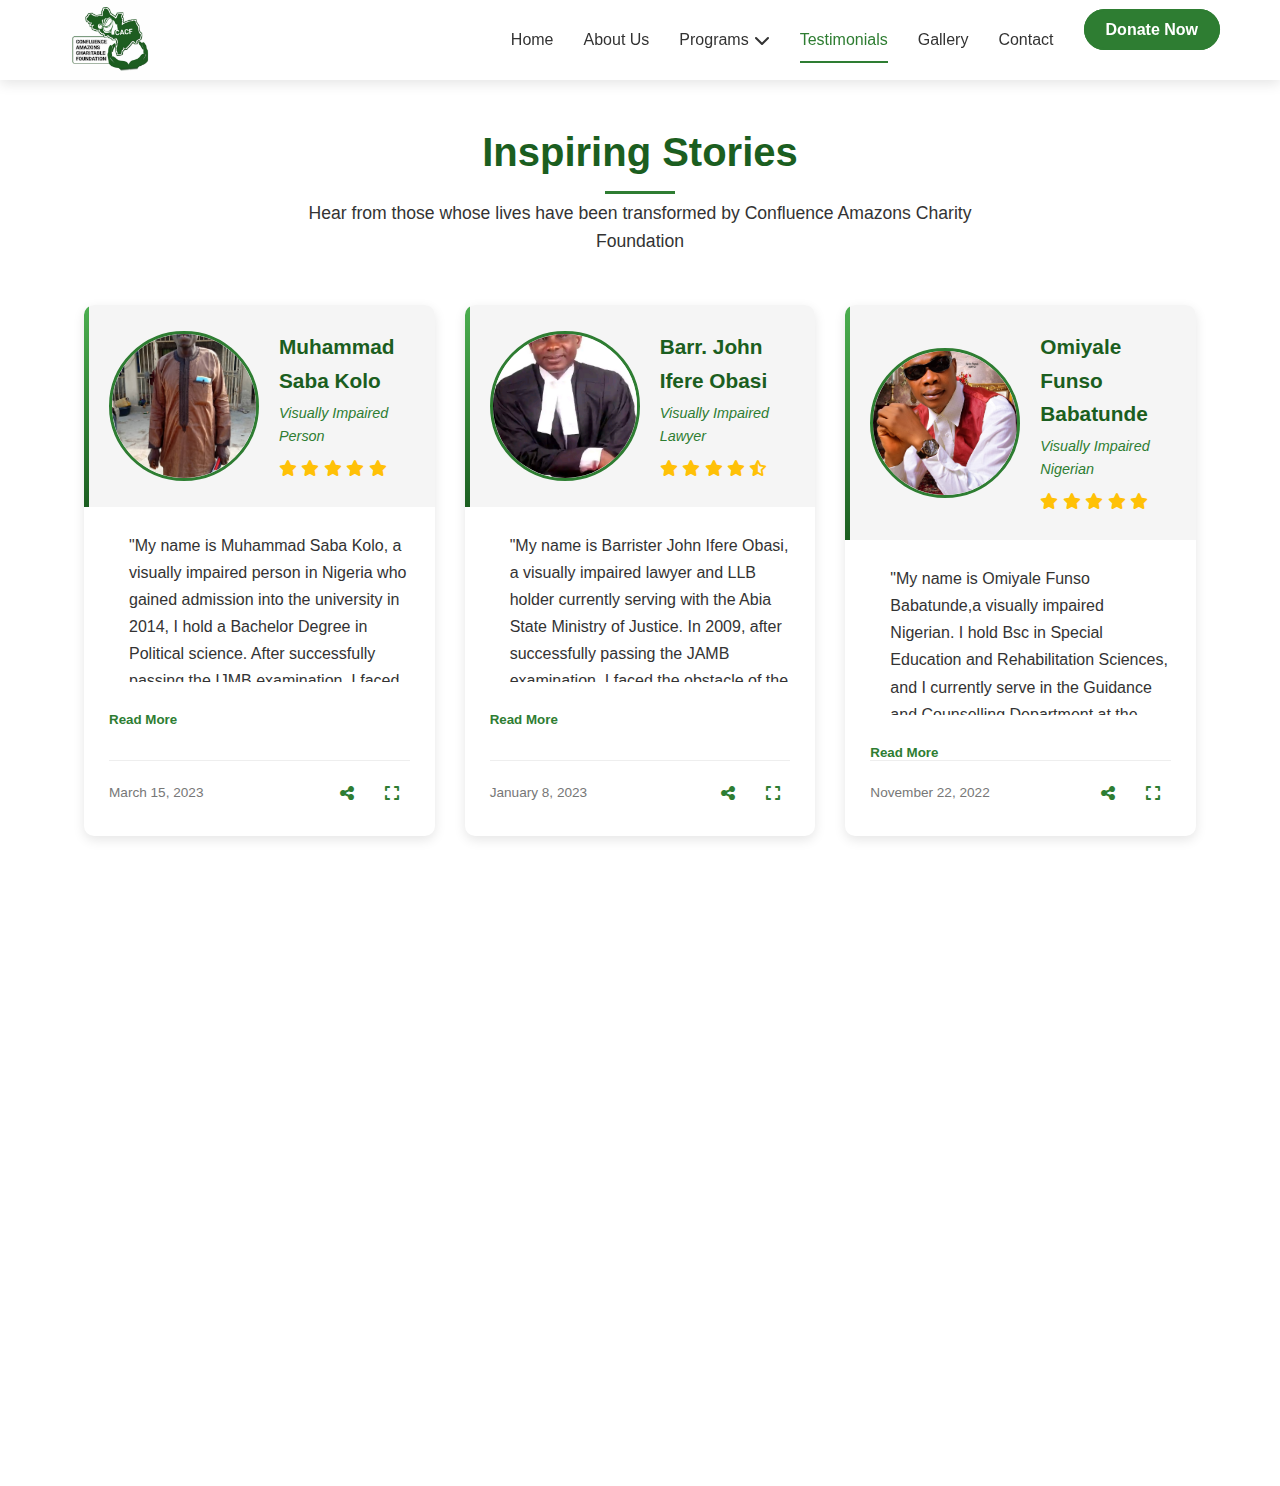
<file: testimonials.html>
<!DOCTYPE html>
<html lang="en">
<head>
    <meta charset="UTF-8">
    <meta name="viewport" content="width=device-width, initial-scale=1.0">
    <title>Testimonials - Confluence Amazons Charity Foundation</title>
    <link rel="stylesheet" href="https://cdnjs.cloudflare.com/ajax/libs/font-awesome/6.4.0/css/all.min.css">
    <style>
        :root {
            --primary-green: #2e7d32;
            --light-green: #4caf50;
            --dark-green: #1b5e20;
            --white: #ffffff;
            --light-gray: #f5f5f5;
            --text-dark: #333333;
            --shadow: 0 4px 12px rgba(0, 0, 0, 0.1);
            --transition: all 0.3s ease;
        }

        * {
            margin: 0;
            padding: 0;
            box-sizing: border-box;
            font-family: 'Segoe UI', Tahoma, Geneva, Verdana, sans-serif;
        }

        body {
            background-color: var(--white);
            color: var(--text-dark);
            line-height: 1.6;
            overflow-x: hidden;
            padding-top: 80px; /* Account for fixed navbar */
        }

        .container {
            width: 90%;
            max-width: 1200px;
            margin: 0 auto;
            padding: 40px 20px;
        }

        /* Navigation Styles */
        .navbar {
            background-color: var(--white);
            box-shadow: var(--shadow);
            position: fixed;
            top: 0;
            left: 0;
            width: 100%;
            z-index: 1000;
            transition: var(--transition);
        }

        .navbar.scrolled {
            background-color: rgba(255, 255, 255, 0.95);
            backdrop-filter: blur(10px);
        }

        .nav-container {
            max-width: 1200px;
            margin: 0 auto;
            padding: 0 20px;
            display: flex;
            justify-content: space-between;
            align-items: center;
            height: 80px;
        }

        .logo {
            display: flex;
            align-items: center;
            text-decoration: none;
        }

        .logo img {
            width: 100px;
            height: 80px;
            object-fit: contain;
        }

        .nav-menu {
            display: flex;
            list-style: none;
        }

        .nav-item {
            margin-left: 30px;
            position: relative;
        }

        .nav-link {
            text-decoration: none;
            color: var(--text-dark);
            font-weight: 500;
            font-size: 1rem;
            padding: 10px 0;
            position: relative;
            transition: var(--transition);
            display: flex;
            align-items: center;
            gap: 5px;
        }

        .nav-link:hover {
            color: var(--primary-green);
        }

        .nav-link::after {
            content: '';
            position: absolute;
            bottom: 0;
            left: 0;
            width: 0;
            height: 2px;
            background-color: var(--primary-green);
            transition: var(--transition);
        }

        .nav-link:hover::after {
            width: 100%;
        }

        .nav-link.active {
            color: var(--primary-green);
        }

        .nav-link.active::after {
            width: 100%;
        }

        .dropdown {
            position: relative;
        }

        .dropdown-content {
            position: absolute;
            top: 100%;
            left: 0;
            background-color: var(--white);
            min-width: 200px;
            box-shadow: var(--shadow);
            border-radius: 5px;
            opacity: 0;
            visibility: hidden;
            transform: translateY(10px);
            transition: var(--transition);
            z-index: 1;
        }

        .dropdown:hover .dropdown-content {
            opacity: 1;
            visibility: visible;
            transform: translateY(0);
        }

        .dropdown-link {
            display: block;
            padding: 12px 20px;
            text-decoration: none;
            color: var(--text-dark);
            transition: var(--transition);
            border-bottom: 1px solid var(--light-gray);
        }

        .dropdown-link:last-child {
            border-bottom: none;
        }

        .dropdown-link:hover {
            background-color: var(--light-gray);
            color: var(--primary-green);
            padding-left: 25px;
        }

        .nav-cta {
            background-color: var(--primary-green);
            color: var(--white);
            padding: 10px 20px;
            border-radius: 30px;
            text-decoration: none;
            font-weight: 600;
            transition: var(--transition);
            border: 2px solid var(--primary-green);
        }

        .nav-cta:hover {
            background-color: transparent;
            color: var(--primary-green);
        }

        .hamburger {
            display: none;
            cursor: pointer;
            background: none;
            border: none;
            font-size: 1.5rem;
            color: var(--dark-green);
            z-index: 1001;
        }

        /* Section Title */
        .section-title {
            text-align: center;
            margin-bottom: 50px;
        }

        .section-title h2 {
            font-size: 2.5rem;
            color: var(--dark-green);
            margin-bottom: 15px;
            position: relative;
            display: inline-block;
        }

        .section-title h2::after {
            content: '';
            position: absolute;
            width: 70px;
            height: 3px;
            background-color: var(--primary-green);
            bottom: -10px;
            left: 50%;
            transform: translateX(-50%);
        }

        .section-title p {
            max-width: 700px;
            margin: 0 auto;
            color: var(--text-dark);
            font-size: 1.1rem;
        }

        /* Featured Testimonial */
        .featured-testimonial {
            background: linear-gradient(135deg, var(--light-green), var(--dark-green));
            color: var(--white);
            border-radius: 15px;
            padding: 40px;
            margin-bottom: 50px;
            display: flex;
            align-items: center;
            gap: 30px;
            box-shadow: var(--shadow);
            position: relative;
            overflow: hidden;
        }

        .featured-testimonial::before {
            content: '';
            position: absolute;
            top: -50%;
            right: -50%;
            width: 100%;
            height: 200%;
            background: radial-gradient(circle, rgba(255,255,255,0.1) 0%, rgba(255,255,255,0) 70%);
        }

        .featured-avatar {
            width: 120px;
            height: 120px;
            border-radius: 50%;
            overflow: hidden;
            border: 4px solid rgba(255, 255, 255, 0.3);
            flex-shrink: 0;
            z-index: 1;
        }

        .featured-avatar img {
            width: 100%;
            height: 100%;
            object-fit: cover;
        }

        .featured-content {
            flex-grow: 1;
            z-index: 1;
        }

        .featured-content h3 {
            font-size: 1.8rem;
            margin-bottom: 10px;
        }

        .featured-text {
            font-size: 1.1rem;
            line-height: 1.7;
            margin-bottom: 15px;
            position: relative;
            padding-left: 25px;
        }

        .featured-text::before {
            content: """;
            font-size: 5rem;
            color: rgba(255, 255, 255, 0.2);
            position: absolute;
            left: -15px;
            top: -25px;
            font-family: Georgia, serif;
        }

        .featured-name {
            font-size: 1.3rem;
            font-weight: 600;
        }

        .featured-role {
            font-size: 1rem;
            opacity: 0.9;
        }

        /* Testimonials Layout */
        .testimonials-container {
            display: grid;
            grid-template-columns: repeat(auto-fill, minmax(350px, 1fr));
            gap: 30px;
            margin-bottom: 50px;
        }

        .testimonial-card {
            background-color: var(--white);
            border-radius: 10px;
            box-shadow: var(--shadow);
            overflow: hidden;
            transition: var(--transition);
            display: flex;
            flex-direction: column;
            height: 100%;
            position: relative;
        }

        .testimonial-card:hover {
            transform: translateY(-10px);
            box-shadow: 0 15px 30px rgba(0, 0, 0, 0.15);
        }

        .testimonial-header {
            padding: 25px;
            background-color: var(--light-gray);
            display: flex;
            align-items: center;
            gap: 20px;
            position: relative;
            overflow: hidden;
        }

        .testimonial-header::before {
            content: '';
            position: absolute;
            top: 0;
            left: 0;
            width: 5px;
            height: 100%;
            background: linear-gradient(to bottom, var(--light-green), var(--dark-green));
        }

        .testimonial-avatar {
            width: 150px;
            height: 150px;
            border-radius: 50%;
            overflow: hidden;
            border: 3px solid var(--primary-green);
            flex-shrink: 0;
            transition: var(--transition);
        }

        .testimonial-card:hover .testimonial-avatar {
            border-color: var(--dark-green);
            transform: scale(1.05);
        }

        .testimonial-avatar img {
            width: 100%;
            height: 100%;
            object-fit: cover;
            transition: var(--transition);
        }

        .testimonial-card:hover .testimonial-avatar img {
            transform: scale(1.1);
        }

        .testimonial-info {
            flex-grow: 1;
        }

        .testimonial-name {
            font-size: 1.3rem;
            font-weight: 600;
            color: var(--dark-green);
            margin-bottom: 5px;
        }

        .testimonial-role {
            font-size: 0.9rem;
            color: var(--primary-green);
            font-style: italic;
        }

        .testimonial-rating {
            margin-top: 8px;
            color: #ffc107;
        }

        .testimonial-content {
            padding: 25px;
            flex-grow: 1;
            display: flex;
            flex-direction: column;
            position: relative;
        }

        .testimonial-text {
            font-size: 1rem;
            line-height: 1.7;
            margin-bottom: 20px;
            flex-grow: 1;
            position: relative;
            padding-left: 20px;
            max-height: 150px;
            overflow: hidden;
            transition: max-height 0.5s ease;
        }

        .testimonial-text.expanded {
            max-height: 1000px;
        }

        .testimonial-text::before {
            content: """;
            font-size: 4rem;
            color: var(--light-green);
            opacity: 0.2;
            position: absolute;
            left: -10px;
            top: -20px;
            font-family: Georgia, serif;
        }

        .testimonial-footer {
            display: flex;
            justify-content: space-between;
            align-items: center;
            border-top: 1px solid #eee;
            padding-top: 15px;
            margin-top: auto;
        }

        .testimonial-date {
            font-size: 0.85rem;
            color: #777;
        }

        .testimonial-share {
            display: flex;
            gap: 10px;
        }

        .testimonial-share button {
            background: none;
            border: none;
            color: var(--primary-green);
            cursor: pointer;
            font-size: 1rem;
            transition: var(--transition);
            padding: 5px;
            border-radius: 50%;
            width: 35px;
            height: 35px;
            display: flex;
            align-items: center;
            justify-content: center;
        }

        .testimonial-share button:hover {
            color: var(--dark-green);
            background-color: rgba(46, 125, 50, 0.1);
        }

        .read-more {
            background: none;
            border: none;
            color: var(--primary-green);
            cursor: pointer;
            font-weight: 600;
            margin-top: 10px;
            text-align: left;
            padding: 0;
            transition: var(--transition);
        }

        .read-more:hover {
            color: var(--dark-green);
        }

        /* Modal for testimonial details */
        .modal {
            display: none;
            position: fixed;
            top: 0;
            left: 0;
            width: 100%;
            height: 100%;
            background-color: rgba(0, 0, 0, 0.7);
            z-index: 1000;
            justify-content: center;
            align-items: center;
            padding: 20px;
            opacity: 0;
            transition: opacity 0.3s ease;
        }

        .modal.show {
            display: flex;
            opacity: 1;
        }

        .modal-content {
            background-color: var(--white);
            border-radius: 15px;
            max-width: 700px;
            width: 100%;
            max-height: 90vh;
            overflow-y: auto;
            box-shadow: 0 10px 30px rgba(0, 0, 0, 0.3);
            position: relative;
            transform: translateY(20px);
            transition: transform 0.3s ease;
        }

        .modal.show .modal-content {
            transform: translateY(0);
        }

        .modal-close {
            position: absolute;
            top: 20px;
            right: 20px;
            background: none;
            border: none;
            font-size: 1.5rem;
            color: var(--text-dark);
            cursor: pointer;
            z-index: 10;
            width: 40px;
            height: 40px;
            display: flex;
            align-items: center;
            justify-content: center;
            border-radius: 50%;
            transition: var(--transition);
        }

        .modal-close:hover {
            background-color: rgba(0, 0, 0, 0.1);
        }

        .modal-body {
            padding: 40px;
        }

        /* Scroll animation */
        .testimonial-card {
            opacity: 0;
            transform: translateY(30px);
            transition: opacity 0.6s ease, transform 0.6s ease;
        }

        .testimonial-card.visible {
            opacity: 1;
            transform: translateY(0);
        }

        /* Responsive Design */
        @media (max-width: 992px) {
            .hamburger {
                display: block;
            }

            .nav-menu {
                position: fixed;
                top: 80px;
                left: -100%;
                background-color: var(--white);
                width: 100%;
                height: calc(100vh - 80px);
                flex-direction: column;
                align-items: center;
                justify-content: flex-start;
                padding-top: 50px;
                transition: var(--transition);
                box-shadow: 0 10px 20px rgba(0, 0, 0, 0.1);
                z-index: 999;
            }

            .nav-menu.active {
                left: 0;
            }

            .nav-item {
                margin: 15px 0;
            }

            .dropdown-content {
                position: static;
                opacity: 1;
                visibility: visible;
                transform: none;
                box-shadow: none;
                background-color: transparent;
                display: none;
                text-align: center;
            }

            .dropdown.active .dropdown-content {
                display: block;
            }

            .dropdown-link {
                padding: 10px 0;
                border-bottom: none;
            }

            .dropdown-link:hover {
                padding-left: 20px;
            }
            
            .testimonials-container {
                grid-template-columns: repeat(auto-fill, minmax(300px, 1fr));
            }
            
            .featured-testimonial {
                flex-direction: column;
                text-align: center;
            }
        }

        @media (max-width: 768px) {
            .section-title h2 {
                font-size: 2rem;
            }
            
            .testimonials-container {
                grid-template-columns: 1fr;
            }
            
            .testimonial-header {
                flex-direction: column;
                text-align: center;
                gap: 15px;
            }
            
            .featured-testimonial {
                padding: 30px 20px;
            }
            
            .featured-content h3 {
                font-size: 1.5rem;
            }
        }

        @media (max-width: 576px) {
            .logo img {
                width: 80px;
                height: 60px;
            }

            .nav-cta {
                padding: 8px 16px;
                font-size: 0.9rem;
            }
        }
    </style>
</head>
<body>
    <!-- Navigation -->
    <nav class="navbar">
        <div class="nav-container">
            <a href="index.html" class="logo">
                <img src="images/logo.jpeg" alt="Confluence Amazons Logo">
            </a>

            <button class="hamburger" id="hamburger">
                <i class="fas fa-bars"></i>
            </button>

            <ul class="nav-menu" id="nav-menu">
                <li class="nav-item">
                    <a href="index.html" class="nav-link">Home</a>
                </li>
                <li class="nav-item">
                    <a href="about.html" class="nav-link">About Us</a>
                </li>
                <li class="nav-item dropdown">
                    <a href="#" class="nav-link">Programs <i class="fas fa-chevron-down"></i></a>
                    <div class="dropdown-content">
                        <a href="#" class="dropdown-link">Education Support</a>
                        <a href="#" class="dropdown-link">Entrepreneurship</a>
                        <a href="#" class="dropdown-link">Mental Health</a>
                        <a href="#" class="dropdown-link">Legal Services</a>
                    </div>
                </li>
                <li class="nav-item">
                    <a href="testimonials.html" class="nav-link active">Testimonials</a>
                </li>
                <li class="nav-item">
                    <a href="#" class="nav-link">Gallery</a>
                </li>
                <li class="nav-item">
                    <a href="contact.html" class="nav-link">Contact</a>
                </li>
                <li class="nav-item">
                    <a href="#" class="nav-cta">Donate Now</a>
                </li>
            </ul>
        </div>
    </nav>

    <!-- Main Content -->
    <div class="container">
        <div class="section-title">
            <h2>Inspiring Stories</h2>
            <p>Hear from those whose lives have been transformed by Confluence Amazons Charity Foundation</p>
        </div>

        <!-- Testimonials Grid -->
        <div class="testimonials-container">
            <!-- Testimonial 1 -->
            <div class="testimonial-card" data-category="education">
                <div class="testimonial-header">
                    <div class="testimonial-avatar">
                        <img src="./images/testimonials/kolo.jpeg" alt="Muhammad Saba Kolo">
                    </div>
                    <div class="testimonial-info">
                        <div class="testimonial-name">Muhammad Saba Kolo</div>
                        <div class="testimonial-role">Visually Impaired Person</div>
                        <div class="testimonial-rating">
                            <i class="fas fa-star"></i>
                            <i class="fas fa-star"></i>
                            <i class="fas fa-star"></i>
                            <i class="fas fa-star"></i>
                            <i class="fas fa-star"></i>
                        </div>
                    </div>
                </div>
                <div class="testimonial-content">
                    <p class="testimonial-text">"My name is Muhammad Saba Kolo, a visually impaired person in Nigeria who gained admission into the university in 2014, I hold a Bachelor Degree in Political science. After successfully passing the IJMB examination, I faced the barrier of the Post-UTME, which at the time posed a major challenge to persons with disabilities. Through the tireless advocacy and intervention of Hajia Jumai, the policy was waived for visually impaired candidates like me. Her voice, dedication and courage opened the door to my academic journey. Today, I also hold a Master's degree in Public Policy and Administration From Ibrahim Badamasi Babangida University Lapai and I am proudly a teacher in FCT School for The Blind children Jabi Abuja. Her impact transformed my life and the lives of many other Visually impaired person."</p>
                    <button class="read-more">Read More</button>
                    <div class="testimonial-footer">
                        <div class="testimonial-date">March 15, 2023</div>
                        <div class="testimonial-share">
                            <button class="share-btn"><i class="fas fa-share-alt"></i></button>
                            <button class="view-btn"><i class="fas fa-expand"></i></button>
                        </div>
                    </div>
                </div>
            </div>

            <!-- Testimonial 2 -->
            <div class="testimonial-card" data-category="mental-health">
                <div class="testimonial-header">
                    <div class="testimonial-avatar">
                        <img src="./images/testimonials/barr.jpeg" alt="Barr. John Ifere Obasi">
                    </div>
                    <div class="testimonial-info">
                        <div class="testimonial-name">Barr. John Ifere Obasi</div>
                        <div class="testimonial-role">Visually Impaired Lawyer</div>
                        <div class="testimonial-rating">
                            <i class="fas fa-star"></i>
                            <i class="fas fa-star"></i>
                            <i class="fas fa-star"></i>
                            <i class="fas fa-star"></i>
                            <i class="fas fa-star-half-alt"></i>
                        </div>
                    </div>
                </div>
                <div class="testimonial-content">
                    <p class="testimonial-text">"My name is Barrister John Ifere Obasi, a visually impaired lawyer and LLB holder currently serving with the Abia State Ministry of Justice. In 2009, after successfully passing the JAMB examination, I faced the obstacle of the Post-UTME, which posed a serious challenge for persons with visual impairment. Through the relentless advocacy of Hajia Rukayat Jumai Husseini Esq, the policy was waived for candidates like me. Her efforts led to the removal of a barrier that would have denied me access to higher education. Her intervention changed the course of my life. Today, I stand as a lawyer because she fought for inclusion and equal opportunity"</p>
                    <button class="read-more">Read More</button>
                    <div class="testimonial-footer">
                        <div class="testimonial-date">January 8, 2023</div>
                        <div class="testimonial-share">
                            <button class="share-btn"><i class="fas fa-share-alt"></i></button>
                            <button class="view-btn"><i class="fas fa-expand"></i></button>
                        </div>
                    </div>
                </div>
            </div>

            <!-- Testimonial 3 -->
            <div class="testimonial-card" data-category="legal">
                <div class="testimonial-header">
                    <div class="testimonial-avatar">
                        <img src="./images/testimonials/babatunde.jpeg" alt="Omiyale Funso Babatunde">
                    </div>
                    <div class="testimonial-info">
                        <div class="testimonial-name">Omiyale Funso Babatunde</div>
                        <div class="testimonial-role">Visually Impaired Nigerian</div>
                        <div class="testimonial-rating">
                            <i class="fas fa-star"></i>
                            <i class="fas fa-star"></i>
                            <i class="fas fa-star"></i>
                            <i class="fas fa-star"></i>
                            <i class="fas fa-star"></i>
                        </div>
                    </div>
                </div>
                <div class="testimonial-content">
                    <p class="testimonial-text">"My name is Omiyale Funso Babatunde,a visually impaired Nigerian. I hold Bsc in Special Education and Rehabilitation Sciences, and I currently serve in the Guidance and Counselling Department at the Federal Government Girls College, Akure. In 2009, after successfully passing the JAMB examination, I was at risk of being denied university admission because of the Post-UTME requirement, which was a barrier for persons with visual impairment. Through the unwavering advocacy of Hajia Rukayat Jumai Husseini Esq, that policy was challenged and waived for candidates like me. Her commitment to fairness and inclusion opened the doors of higher education for me. Today, my career stands as proof of her impact."</p>
                    <button class="read-more">Read More</button>
                    <div class="testimonial-footer">
                        <div class="testimonial-date">November 22, 2022</div>
                        <div class="testimonial-share">
                            <button class="share-btn"><i class="fas fa-share-alt"></i></button>
                            <button class="view-btn"><i class="fas fa-expand"></i></button>
                        </div>
                    </div>
                </div>
            </div>

            <!-- Testimonial 4 -->
            <div class="testimonial-card" data-category="entrepreneurship">
                <div class="testimonial-header">
                    <div class="testimonial-avatar">
                        <img src="./images/testimonials/michael.jpeg" alt="Michael Oluwadamilare">
                    </div>
                    <div class="testimonial-info">
                        <div class="testimonial-name">Michael Oluwadamilare</div>
                        <div class="testimonial-role">Representing CITRUS Africa</div>
                        <div class="testimonial-rating">
                            <i class="fas fa-star"></i>
                            <i class="fas fa-star"></i>
                            <i class="fas fa-star"></i>
                            <i class="fas fa-star"></i>
                            <i class="far fa-star"></i>
                        </div>
                    </div>
                </div>
                <div class="testimonial-content">
                    <p class="testimonial-text">"My name is Michael Oluwadamilare, representing CITRUS Africa. I am deeply grateful to Hajia Rukayat Jumai Husseini and the Confluence Amazons Charity Foundation for their life-changing support. When our startup was struggling to grow, their non-profit loan and business advisory services gave us the confidence and tools to thrive. Through their mentorship and voluntary financing, we improved efficiency, customer satisfaction, and revenue. Hajia Rukayat's genuine care and visionary leadership continue to inspire us to aim higher and create impact. We wholeheartedly recommend Confluence Amazons to every entrepreneur seeking empowering, purpose-driven support."</p>
                    <button class="read-more">Read More</button>
                    <div class="testimonial-footer">
                        <div class="testimonial-date">September 5, 2022</div>
                        <div class="testimonial-share">
                            <button class="share-btn"><i class="fas fa-share-alt"></i></button>
                            <button class="view-btn"><i class="fas fa-expand"></i></button>
                        </div>
                    </div>
                </div>
            </div>

            <!-- Testimonial 5 -->
            <div class="testimonial-card" data-category="education">
                <div class="testimonial-header">
                    <div class="testimonial-avatar">
                        <img src="./images/testimonials/ronke.jpeg" alt="Mrs Oparinde Ronke">
                    </div>
                    <div class="testimonial-info">
                        <div class="testimonial-name">Mrs Oparinde Ronke</div>
                        <div class="testimonial-role">Founder, Oparinde's Farm Enterprises</div>
                        <div class="testimonial-rating">
                            <i class="fas fa-star"></i>
                            <i class="fas fa-star"></i>
                            <i class="fas fa-star"></i>
                            <i class="fas fa-star"></i>
                            <i class="fas fa-star"></i>
                        </div>
                    </div>
                </div>
                <div class="testimonial-content">
                    <p class="testimonial-text">"My name is Mrs Oparinde Ronke, founder of Oparinde's Farm Enterprises, a growing financial services and poultry business. For the past ten years, I have been a proud beneficiary of the unwavering support of Hajia Rukayat Jumai Husseini and the Confluence Amazons Charity Foundation. Their mentorship, voluntary financing, and business advisory services have transformed my business journey and empowered me to grow from modest beginnings into a more structured and impactful enterprise. Through their innovative programmes, I have improved operations, created job opportunities, and increased customer satisfaction. Hajia Rukayat's visionary leadership and compassionate guidance have not only strengthened my business but also renewed my confidence as a woman entrepreneur. I remain profoundly grateful to the Confluence Amazons Charity Foundation for believing in small businesses and nurturing sustainable growth. Their dedication truly changed our lives and business."</p>
                    <button class="read-more">Read More</button>
                    <div class="testimonial-footer">
                        <div class="testimonial-date">July 18, 2022</div>
                        <div class="testimonial-share">
                            <button class="share-btn"><i class="fas fa-share-alt"></i></button>
                            <button class="view-btn"><i class="fas fa-expand"></i></button>
                        </div>
                    </div>
                </div>
            </div>
        </div>
    </div>

    <!-- Modal for detailed view -->
    <div class="modal" id="testimonialModal">
        <div class="modal-content">
            <button class="modal-close" id="modalClose">&times;</button>
            <div class="modal-body" id="modalBody">
                <!-- Content will be inserted here by JavaScript -->
            </div>
        </div>
    </div>

    <script>
        // Mobile Menu Toggle - FIXED
        const hamburger = document.getElementById('hamburger');
        const navMenu = document.getElementById('nav-menu');

        hamburger.addEventListener('click', () => {
            navMenu.classList.toggle('active');
            hamburger.innerHTML = navMenu.classList.contains('active') 
                ? '<i class="fas fa-times"></i>' 
                : '<i class="fas fa-bars"></i>';
        });

        // Close mobile menu when clicking on a link
        document.querySelectorAll('.nav-link').forEach(link => {
            link.addEventListener('click', () => {
                navMenu.classList.remove('active');
                hamburger.innerHTML = '<i class="fas fa-bars"></i>';
            });
        });

        // Dropdown functionality for mobile
        document.querySelectorAll('.dropdown > .nav-link').forEach(link => {
            link.addEventListener('click', (e) => {
                if (window.innerWidth <= 992) {
                    e.preventDefault();
                    const dropdown = link.parentElement;
                    dropdown.classList.toggle('active');
                }
            });
        });

        // Navbar scroll effect
        window.addEventListener('scroll', () => {
            const navbar = document.querySelector('.navbar');
            if (window.scrollY > 50) {
                navbar.classList.add('scrolled');
            } else {
                navbar.classList.remove('scrolled');
            }
        });

        // Read more functionality
        document.querySelectorAll('.read-more').forEach(button => {
            button.addEventListener('click', function() {
                const textElement = this.previousElementSibling;
                textElement.classList.toggle('expanded');
                this.textContent = textElement.classList.contains('expanded') ? 'Read Less' : 'Read More';
            });
        });

        // Modal functionality
        const modal = document.getElementById('testimonialModal');
        const modalBody = document.getElementById('modalBody');
        const modalClose = document.getElementById('modalClose');
        
        document.querySelectorAll('.view-btn').forEach(button => {
            button.addEventListener('click', () => {
                const card = button.closest('.testimonial-card');
                const name = card.querySelector('.testimonial-name').textContent;
                const role = card.querySelector('.testimonial-role').textContent;
                const text = card.querySelector('.testimonial-text').textContent;
                const date = card.querySelector('.testimonial-date').textContent;
                const avatarSrc = card.querySelector('.testimonial-avatar img').src;
                const rating = card.querySelector('.testimonial-rating').innerHTML;
                
                modalBody.innerHTML = `
                    <div style="display: flex; align-items: center; gap: 20px; margin-bottom: 30px;">
                        <div style="width: 100px; height: 100px; border-radius: 50%; overflow: hidden; border: 3px solid var(--primary-green);">
                            <img src="${avatarSrc}" alt="${name}" style="width: 100%; height: 100%; object-fit: cover;">
                        </div>
                        <div>
                            <h2 style="color: var(--dark-green); margin-bottom: 5px;">${name}</h2>
                            <p style="color: var(--primary-green); font-style: italic; margin-bottom: 10px;">${role}</p>
                            <div>${rating}</div>
                        </div>
                    </div>
                    <div style="margin-bottom: 20px;">
                        <p style="font-size: 1.1rem; line-height: 1.7; position: relative; padding-left: 25px;">
                            <span style="position: absolute; left: 0; top: -15px; font-size: 4rem; color: var(--light-green); opacity: 0.3; font-family: Georgia, serif;">"</span>
                            ${text}
                        </p>
                    </div>
                    <div style="color: #777; font-size: 0.9rem;">${date}</div>
                `;
                
                modal.classList.add('show');
                document.body.style.overflow = 'hidden';
            });
        });
        
        modalClose.addEventListener('click', () => {
            modal.classList.remove('show');
            document.body.style.overflow = 'auto';
        });
        
        window.addEventListener('click', (e) => {
            if (e.target === modal) {
                modal.classList.remove('show');
                document.body.style.overflow = 'auto';
            }
        });

        // Share functionality (placeholder)
        document.querySelectorAll('.share-btn').forEach(button => {
            button.addEventListener('click', () => {
                alert('Share functionality would be implemented here!');
            });
        });

        // Scroll animation
        const observerOptions = {
            threshold: 0.1,
            rootMargin: '0px 0px -50px 0px'
        };

        const observer = new IntersectionObserver((entries) => {
            entries.forEach(entry => {
                if (entry.isIntersecting) {
                    entry.target.classList.add('visible');
                }
            });
        }, observerOptions);

        document.querySelectorAll('.testimonial-card').forEach(card => {
            observer.observe(card);
        });

        // Active link highlighting
        const currentPage = window.location.pathname.split('/').pop();
        document.querySelectorAll('.nav-link').forEach(link => {
            if (link.getAttribute('href') === currentPage) {
                link.classList.add('active');
            }
        });
    </script>
</body>
</html>
</file>
